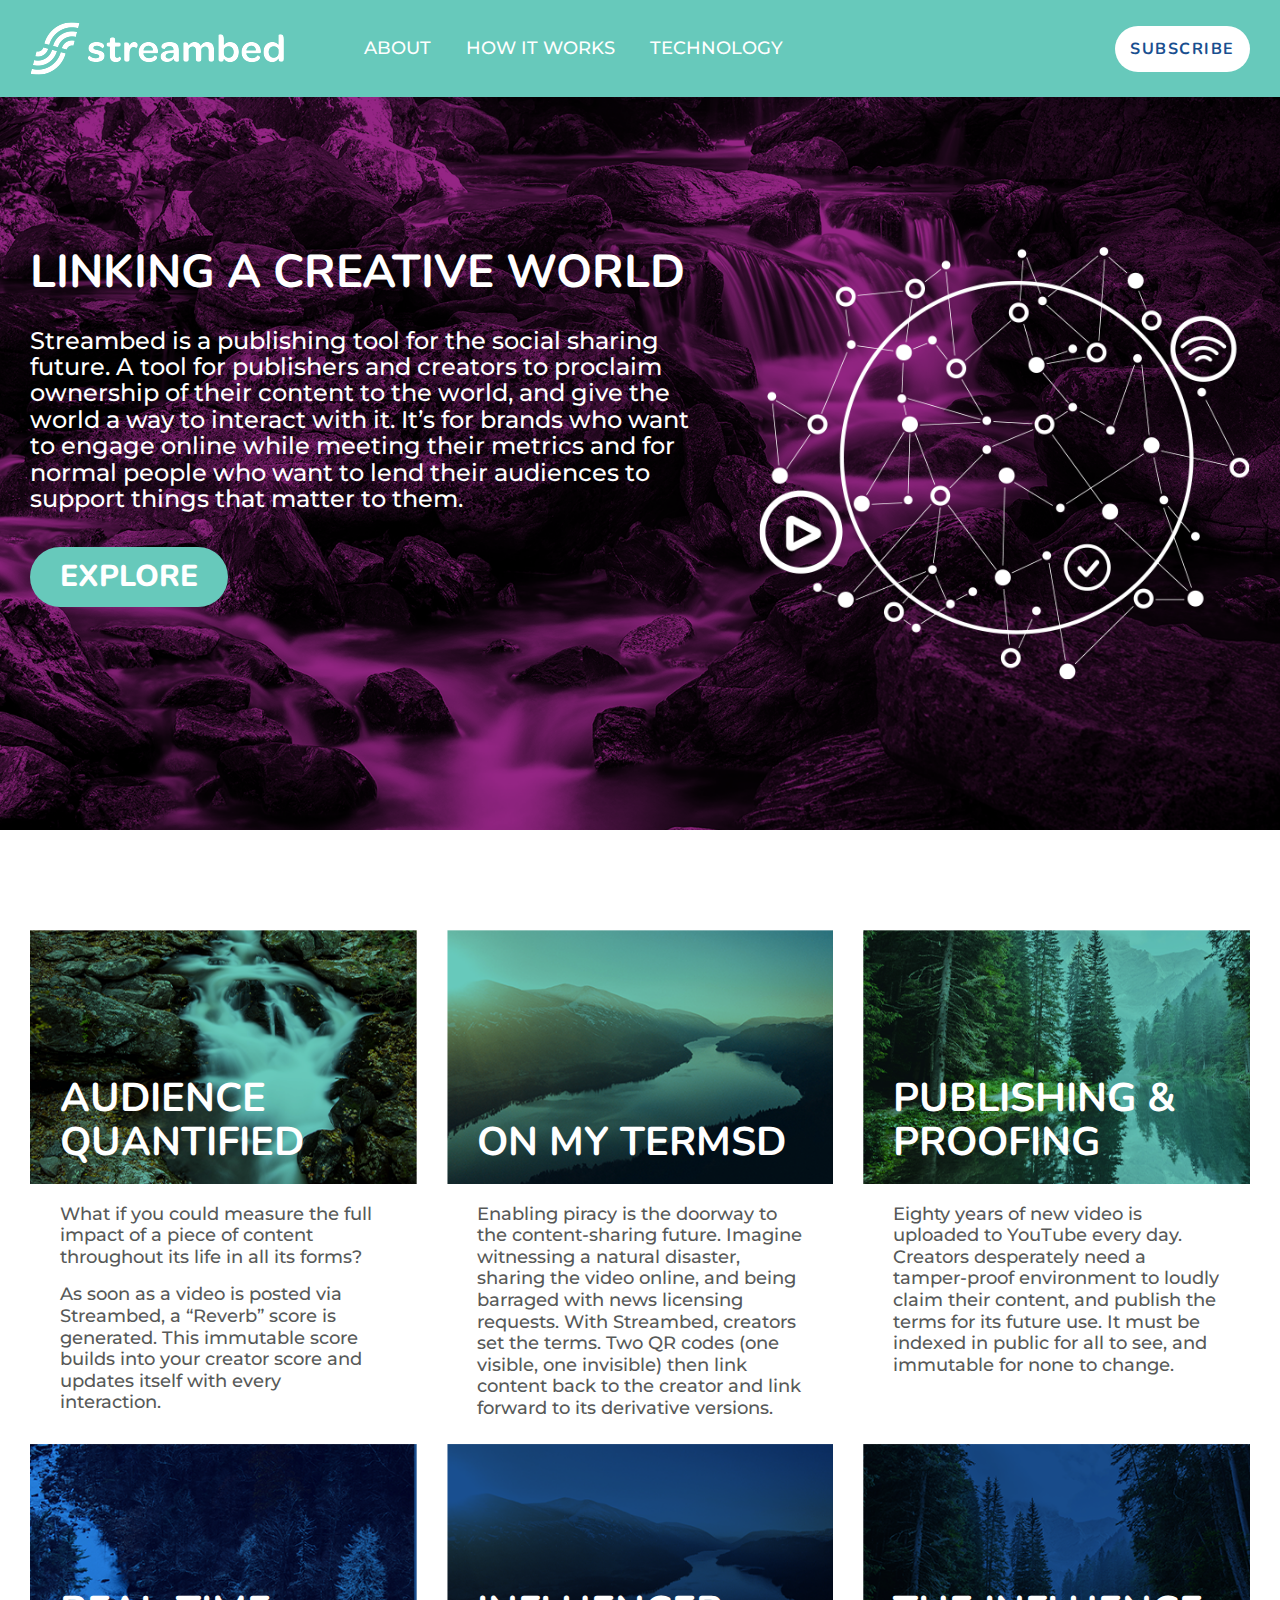
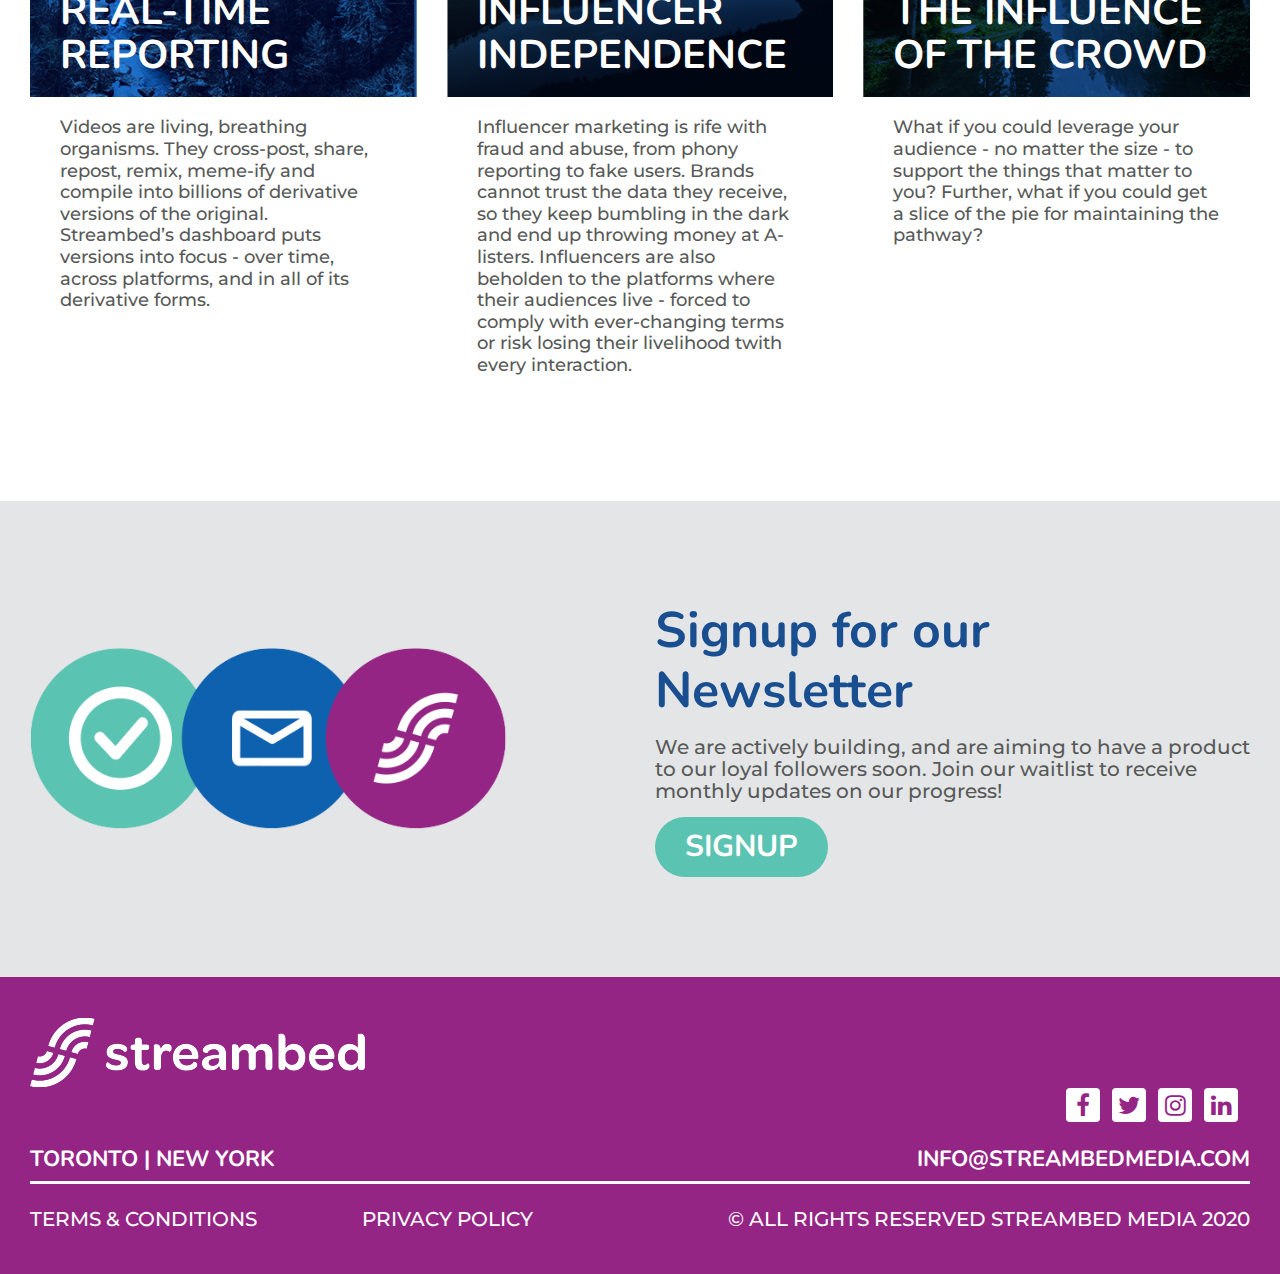
<file: index.html>
<!doctype html>
<html lang="en">
  <head>
    <meta charset="utf-8">
    <meta name="viewport" content="width=device-width, initial-scale=1, shrink-to-fit=no">
    <link href="https://fonts.googleapis.com/css?family=Montserrat:400,500,600,700&display=swap" rel="stylesheet">
    <link href="https://fonts.googleapis.com/css?family=Nunito:400,600,700,800&display=swap" rel="stylesheet">
    <link rel="stylesheet" href="css/font-awesome.min.css" />
    <link rel="stylesheet" href="css/bootstrap.min.css">
    <link rel="stylesheet" href="css/style.css">

    <title>Streambed</title>
  </head>
  <body>
    <div class="wrapper">
        <header>
            <div class="container-fluid">
                <div class="row align-items-center">
                    <div class="col col-8">
                        <div class="nav-wrap">
                            <a class="navbar-brand" href="index.html">
                                <img src="images/logo.png" />
                            </a>
                            <nav class="navbar navbar-expand-lg navbar-light">
                                <button on class="navbar-toggler" type="button" data-toggle="collapse" data-target="#navbarSupportedContent" aria-controls="navbarSupportedContent" aria-expanded="false" aria-label="Toggle navigation">
                                    <div class="animated-btn">
                                        <span></span>
                                        <span></span>
                                        <span></span>
                                    </div>
                                </button>
                                <div class="collapse navbar-collapse" id="navbarSupportedContent">
                                    <ul class="navbar-nav mr-auto">
                                        <li class="nav-item">
                                            <a class="nav-link" href="about.html">About</a>
                                        </li>
                                        <li class="nav-item">
                                            <a class="nav-link" href="how-it-works.html">HOW IT WORKS</a>
                                        </li>
                                        <li class="nav-item">
                                            <a class="nav-link" href="#">TECHNOLOGY</a>
                                        </li>
                                    </ul>
                                    <div class="subscribe">
                                        <a href="subscribe.html" class="subscribe-btn">subscribe</a>
                                    </div>
                                </div>
                            </nav>
                        </div>
                    </div>
                    <div class="col col-4">
                        <div class="subscribe">
                            <a href="subscribe.html" class="subscribe-btn">subscribe</a>
                        </div>
                    </div>
                </div>
            </div>
        </header>
        <!-- Header End -->

        <div class="banner">
            <div class="container">
                <div class="row">
                    <div class="col-md-7">
                        <div class="banner-content">
                            <h2>Linking a Creative World</h2>
                            <p>
                                Streambed is a publishing tool for the social sharing future. 
                                A tool for publishers and creators to proclaim ownership of their 
                                content to the world, and give the world a way to interact with it. 
                                It’s for brands who want to engage online while meeting their metrics and 
                                for normal people who want to lend their audiences to support things that matter to them. 
                            </p>
                            <a href="#" class="explore-btn">Explore</a>
                        </div>
                    </div>
                    <div class="col-md-5">
                        <div class="link-img">
                            <img src="images/link-img.png" />
                        </div>
                    </div>
                </div>
            </div>
        </div>
        <!-- Banner End -->

        <div class="content">
            <section class="blocks-section">
                <div class="container">
                    <div class="row">
                        <div class="col-lg-4 col-md-6 mb-4">
                            <div class="block-col">
                                <div class="img">
                                    <img src="images/block-img1.png" />
                                    <h3>Audience Quantified</h3>
                                </div>
                                <p>
                                    What if you could measure the full impact of a piece of content throughout its life in all its forms?
                                </p>
                                <p>
                                    As soon as a video is posted via Streambed, a “Reverb” score is generated. 
                                    This immutable score builds into your creator score and updates itself with every interaction.
                                </p>
                            </div>
                        </div>
                        <div class="col-lg-4 col-md-6 mb-4">
                            <div class="block-col">
                                <div class="img">
                                    <img src="images/block-img2.png" />
                                    <h3>On My Termsd</h3>
                                </div>
                                <p>
                                    Enabling piracy is the doorway to the content-sharing future. Imagine witnessing 
                                    a natural disaster, sharing the video online, and being barraged with news licensing requests. 
                                    With Streambed, creators set the terms. Two QR codes 
                                    (one visible, one invisible) then link content back to the 
                                    creator and link forward to its derivative versions.
                                </p>
                            </div>
                        </div>
                        <div class="col-lg-4 col-md-6 mb-4">
                            <div class="block-col">
                                <div class="img">
                                    <img src="images/block-img3.png" />
                                    <h3>Publishing & Proofing</h3>
                                </div>
                                <p>
                                    Eighty years of new video is uploaded to YouTube every day. Creators desperately need a 
                                    tamper-proof environment to loudly claim their content, and publish the terms for its future use. 
                                    It must be indexed in public for all to see, and immutable for none to change.
                                </p>
                            </div>
                        </div>
                        <div class="col-lg-4 col-md-6 mb-4">
                            <div class="block-col">
                                <div class="img">
                                    <img src="images/block-img4.png" />
                                    <h3>Real-time Reporting</h3>
                                </div>
                                <p>
                                    Videos are living, breathing organisms. They cross-post, share, repost, remix, meme-ify 
                                    and compile into billions of derivative versions of the original. Streambed’s dashboard puts 
                                    versions into focus - over time, across platforms, and in all of its derivative forms.
                                </p>
                            </div>
                        </div>
                        <div class="col-lg-4 col-md-6 mb-4">
                            <div class="block-col">
                                <div class="img">
                                    <img src="images/block-img5.png" />
                                    <h3>Influencer Independence</h3>
                                </div>
                                <p>
                                    Influencer marketing is rife with fraud and abuse, from phony reporting to fake users. 
                                    Brands cannot trust the data they receive, so they keep bumbling in the dark and end up 
                                    throwing money at A-listers. Influencers are also beholden to the platforms where their audiences 
                                    live - forced to comply with ever-changing terms or risk losing their livelihood twith every interaction.
                                </p>
                            </div>
                        </div>
                        <div class="col-lg-4 col-md-6 mb-4">
                            <div class="block-col">
                                <div class="img">
                                    <img src="images/block-img6.png" />
                                    <h3>The influence of the crowd</h3>
                                </div>
                                <p>
                                    What if you could leverage your audience - no matter the size - to 
                                    support the things that matter to you? Further, 
                                    what if you could get a slice of the pie for maintaining the pathway?
                                </p>
                            </div>
                        </div>
                    </div>
                </div>
            </section>
            <!-- Block Sec End -->

            <section class="signup-section">
                <div class="container">
                    <div class="row align-items-center">
                        <div class="col-md-6">
                            <div class="icons">
                                <img src="images/icons-img.png" />
                            </div>
                        </div>
                        <div class="col-md-6">
                            <div class="signup-content">
                                <h4>Signup for our Newsletter</h4>
                                <p>
                                    We are actively building, and are aiming to have a product to our 
                                    loyal followers soon. Join our waitlist to receive monthly updates on our progress!
                                </p>
                                <a href="subscribe.html" class="signup-btn">SIGNUP</a>
                            </div>
                        </div>
                    </div>
                </div>
            </section>
            <!-- Signup Sec End -->
        </div>

        <footer>
            <div class="container-fluid">
                <div class="logo-ftr">
                    <a href="index.html">
                        <img src="images/logo-footer.png" />
                    </a>
                </div>
                <ul class="ftr-social">
                    <li>
                        <a href="#" class="fa fa-facebook"></a>
                    </li>
                    <li>
                        <a href="#" class="fa fa-twitter"></a>
                    </li>
                    <li>
                        <a href="#" class="fa fa-instagram"></a>
                    </li>
                    <li>
                        <a href="#" class="fa fa-linkedin"></a>
                    </li>
                </ul>
                <div class="ftr-contact">
                    <p>
                        <a href="#">TORONTO</a>
                         | 
                        <a href="#">NEW YORK</a>
                    </p>
                    <p>
                        <a href="#">info@streambedmedia.com</a>
                    </p>
                </div>
                <div class="row ftr-links">
                    <div class="col-md-6">
                        <p>
                            <a href="terms.html">Terms & Conditions</a>
                            <a href="privacy.html">Privacy POLICy</a>
                        </p>
                    </div>
                    <div class="col-md-6 text-right">
                        <p>
                            © ALL RIGHTS RESERVED STREAMBED MEDIA 2020
                        </p>
                    </div>
                </div>
            </div>
        </footer>
    </div>

    <script src="js/jquery-3.3.1.min.js"></script>
    <script src="js/popper.min.js"></script>
    <script src="js/bootstrap.min.js"></script>
    <script src="js/custom.js"></script>
  </body>
</html>
</file>
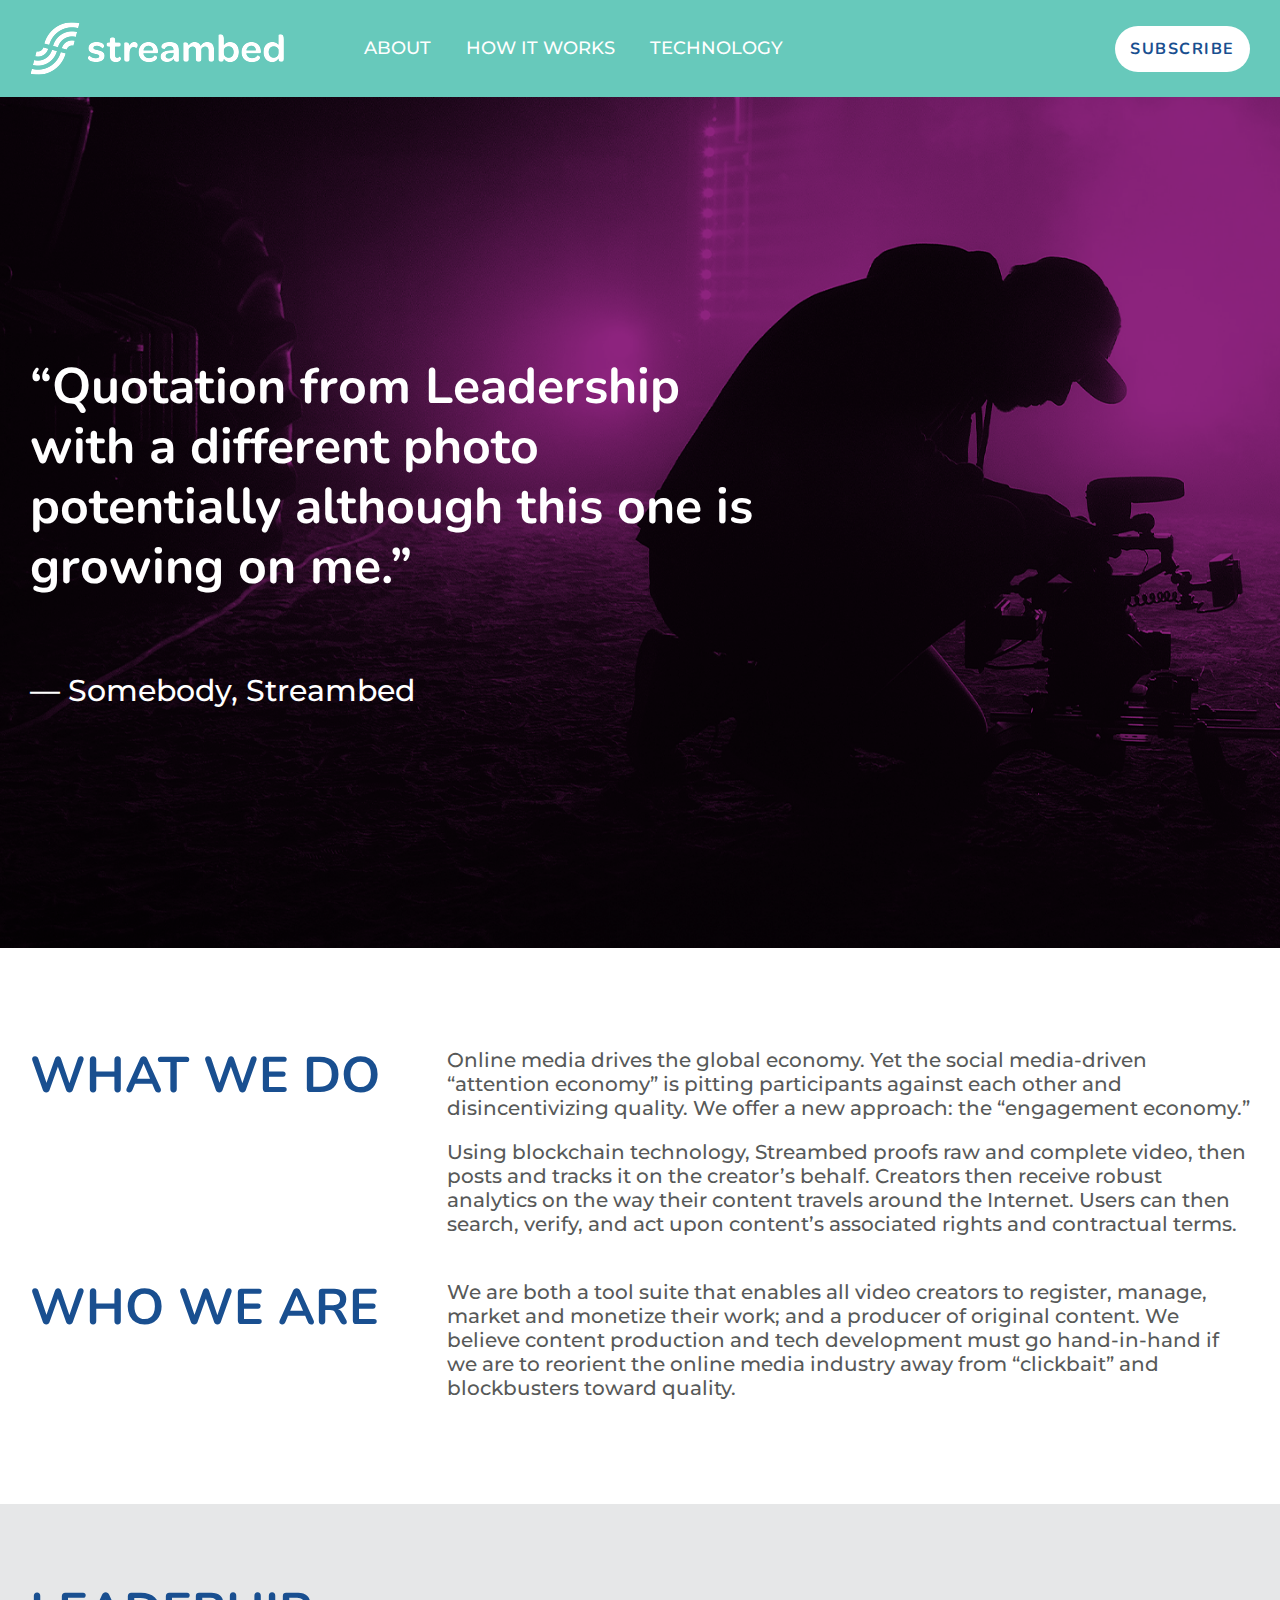
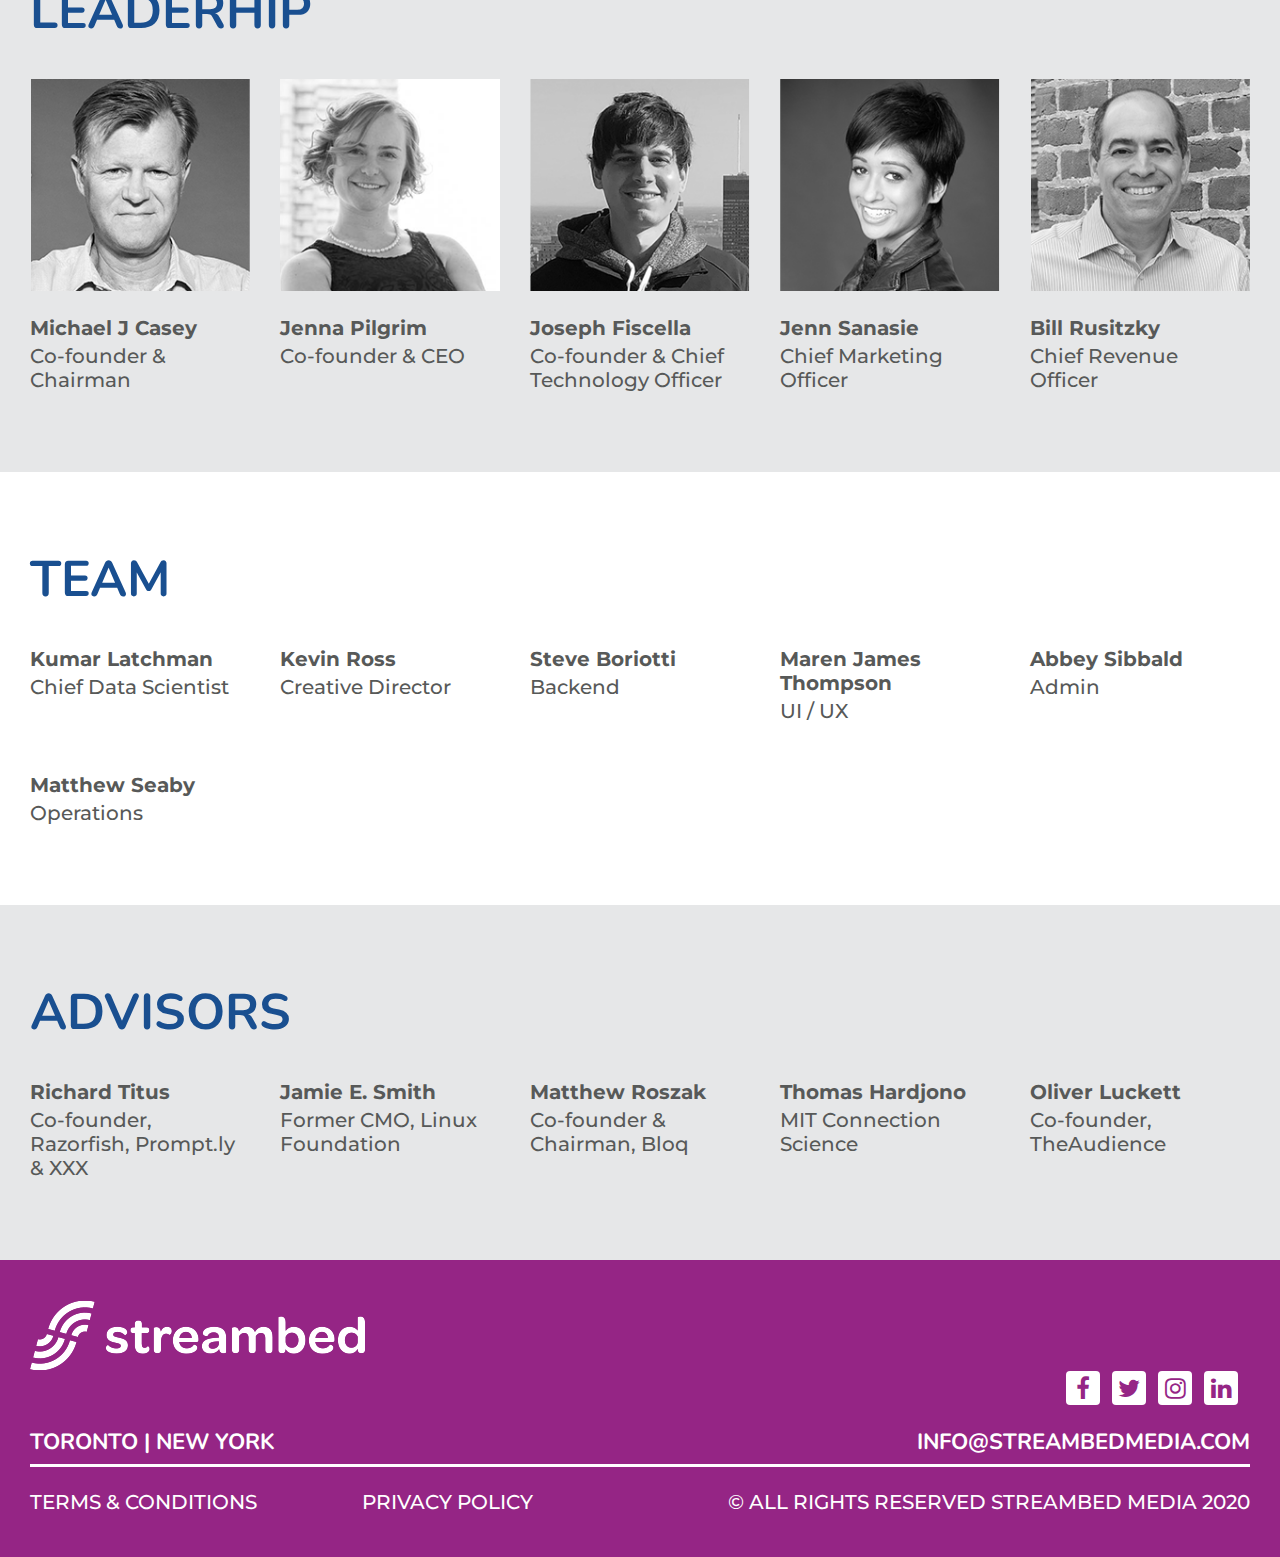
<file: about.html>
<!doctype html>
<html lang="en">
  <head>
    <meta charset="utf-8">
    <meta name="viewport" content="width=device-width, initial-scale=1, shrink-to-fit=no">
    <link href="https://fonts.googleapis.com/css?family=Montserrat:400,500,600,700&display=swap" rel="stylesheet">
    <link href="https://fonts.googleapis.com/css?family=Nunito:400,600,700,800&display=swap" rel="stylesheet">
    <link rel="stylesheet" href="css/font-awesome.min.css" />
    <link rel="stylesheet" href="css/bootstrap.min.css">
    <link rel="stylesheet" href="css/style.css">

    <title>Streambed</title>
  </head>
  <body>
    <div class="wrapper">
        <header>
            <div class="container-fluid">
                <div class="row align-items-center">
                    <div class="col col-8">
                        <div class="nav-wrap">
                            <a class="navbar-brand" href="index.html">
                                <img src="images/logo.png" />
                            </a>
                            <nav class="navbar navbar-expand-lg navbar-light">
                                <button on class="navbar-toggler" type="button" data-toggle="collapse" data-target="#navbarSupportedContent" aria-controls="navbarSupportedContent" aria-expanded="false" aria-label="Toggle navigation">
                                    <div class="animated-btn">
                                        <span></span>
                                        <span></span>
                                        <span></span>
                                    </div>
                                </button>
                                <div class="collapse navbar-collapse" id="navbarSupportedContent">
                                    <ul class="navbar-nav mr-auto">
                                        <li class="nav-item">
                                            <a class="nav-link" href="about.html">About</a>
                                        </li>
                                        <li class="nav-item">
                                            <a class="nav-link" href="how-it-works.html">HOW IT WORKS</a>
                                        </li>
                                        <li class="nav-item">
                                            <a class="nav-link" href="#">TECHNOLOGY</a>
                                        </li>
                                    </ul>
                                    <div class="subscribe">
                                        <a href="subscribe.html" class="subscribe-btn">subscribe</a>
                                    </div>
                                </div>
                            </nav>
                        </div>
                    </div>
                    <div class="col col-4">
                        <div class="subscribe">
                            <a href="subscribe.html" class="subscribe-btn">subscribe</a>
                        </div>
                    </div>
                </div>
            </div>
        </header>
        <!-- Header End -->

        <div class="about-banner">
            <div class="container">
                <div class="row">
                    <div class="col-12">
                        <div class="banner-content">
                            <p>
                                “Quotation from Leadership with a different photo potentially although this one is growing on me.”
                            </p>
                            <span>— Somebody, Streambed</span>
                        </div>
                    </div>
                </div>
            </div>
        </div>
        <!-- Banner End -->

        <div class="content">
            <section class="about-content">
                <div class="container">
                    <div class="row mb-4">
                        <div class="col-md-4">
                            <div class="about-title">
                                <h3>WHAT we do</h3>
                            </div>
                        </div>
                        <div class="col-md-8">
                            <div class="about-info">
                                <p>
                                    Online media drives the global economy. Yet the social media-driven “attention economy” 
                                    is pitting participants against each other and disincentivizing quality. We offer a new approach: the “engagement economy.”
                                </p>
                                <p>
                                    Using blockchain technology, Streambed proofs raw and complete video, then posts and tracks 
                                    it on the creator’s behalf. Creators then receive robust analytics on the way their content 
                                    travels around the Internet. Users can then search, verify, and act upon content’s associated 
                                    rights and contractual terms.
                                </p>
                            </div>
                        </div>
                    </div>
                    <div class="row mb-4">
                        <div class="col-md-4">
                            <div class="about-title">
                                <h3>WHO WE ARE</h3>
                            </div>
                        </div>
                        <div class="col-md-8">
                            <div class="about-info">
                                <p>
                                    We are both a tool suite that enables all video creators to register, manage, market and monetize their work; 
                                    and a producer of original content.  We believe content production and tech development must go hand-in-hand 
                                    if we are to reorient the online media industry away from “clickbait” and blockbusters toward quality.
                                </p>
                            </div>
                        </div>
                    </div>
                </div>
            </section>

            <section class="leadership-sec">
                <div class="container">
                    <h3 class="about-title">Leaderhip</h3>
                    <div class="row">
                        <div class="col">
                            <div class="team-col">
                                <div class="leader-img">
                                    <img src="images/leader-img1.png" />
                                </div>
                                <span class="name">Michael J Casey</span>
                                <span class="designation">Co-founder & Chairman</span>
                            </div>
                        </div>
                        <div class="col">
                            <div class="team-col">
                                <div class="leader-img">
                                    <img src="images/leader-img2.png" />
                                </div>
                                <span class="name">Jenna Pilgrim</span>
                                <span class="designation">Co-founder & CEO</span>
                            </div>
                        </div>
                        <div class="col">
                            <div class="team-col">
                                <div class="leader-img">
                                    <img src="images/leader-img3.png" />
                                </div>
                                <span class="name">Joseph Fiscella</span>
                                <span class="designation">Co-founder & Chief Technology Officer</span>
                            </div>
                        </div>
                        <div class="col">
                            <div class="team-col">
                                <div class="leader-img">
                                    <img src="images/leader-img4.png" />
                                </div>
                                <span class="name">Jenn Sanasie</span>
                                <span class="designation">Chief Marketing Officer</span>
                            </div>
                        </div>
                        <div class="col">
                            <div class="team-col">
                                <div class="leader-img">
                                    <img src="images/leader-img5.png" />
                                </div>
                                <span class="name">Bill Rusitzky</span>
                                <span class="designation">Chief Revenue Officer</span>
                            </div>
                        </div>
                    </div>
                </div>
            </section>

            <section class="team-sec">
                <div class="container">
                    <h3 class="about-title">Team</h3>
                    <div class="row">
                        <div class="col">
                            <div class="team-col">
                                <span class="name">Kumar Latchman</span>
                                <span class="designation">Chief Data Scientist</span>
                            </div>
                        </div>
                        <div class="col">
                            <div class="team-col">
                                <span class="name">Kevin Ross</span>
                                <span class="designation">Creative Director</span>
                            </div>
                        </div>
                        <div class="col">
                            <div class="team-col">
                                <span class="name">Steve Boriotti</span>
                                <span class="designation">Backend</span>
                            </div>
                        </div>
                        <div class="col">
                            <div class="team-col">
                                <span class="name">Maren James Thompson</span>
                                <span class="designation">UI / UX</span>
                            </div>
                        </div>
                        <div class="col">
                            <div class="team-col">
                                <span class="name">Abbey Sibbald</span>
                                <span class="designation">Admin</span>
                            </div>
                        </div>
                        <div class="col">
                            <div class="team-col">
                                <span class="name">Matthew Seaby</span>
                                <span class="designation">Operations</span>
                            </div>
                        </div>
                    </div>
                </div>
            </section>

            <section class="advisors-sec">
                <div class="container">
                    <h3 class="about-title">Advisors</h3>
                    <div class="row">
                        <div class="col">
                            <div class="team-col">
                                <span class="name">Richard Titus</span>
                                <span class="designation">Co-founder,  Razorfish, Prompt.ly & XXX</span>
                            </div>
                        </div>
                        <div class="col">
                            <div class="team-col">
                                <span class="name">Jamie E. Smith</span>
                                <span class="designation">Former CMO, Linux Foundation</span>
                            </div>
                        </div>
                        <div class="col">
                            <div class="team-col">
                                <span class="name">Matthew Roszak</span>
                                <span class="designation">Co-founder & Chairman, Bloq</span>
                            </div>
                        </div>
                        <div class="col">
                            <div class="team-col">
                                <span class="name">Thomas Hardjono</span>
                                <span class="designation">MIT Connection Science</span>
                            </div>
                        </div>
                        <div class="col">
                            <div class="team-col">
                                <span class="name">Oliver Luckett</span>
                                <span class="designation">Co-founder, TheAudience</span>
                            </div>
                        </div>
                    </div>
                </div>
            </section>
        </div>

        <footer>
            <div class="container-fluid">
                <div class="logo-ftr">
                    <a href="index.html">
                        <img src="images/logo-footer.png" />
                    </a>
                </div>
                <ul class="ftr-social">
                    <li>
                        <a href="#" class="fa fa-facebook"></a>
                    </li>
                    <li>
                        <a href="#" class="fa fa-twitter"></a>
                    </li>
                    <li>
                        <a href="#" class="fa fa-instagram"></a>
                    </li>
                    <li>
                        <a href="#" class="fa fa-linkedin"></a>
                    </li>
                </ul>
                <div class="ftr-contact">
                    <p>
                        <a href="#">TORONTO</a>
                         | 
                        <a href="#">NEW YORK</a>
                    </p>
                    <p>
                        <a href="#">info@streambedmedia.com</a>
                    </p>
                </div>
                <div class="row ftr-links">
                    <div class="col-md-6">
                        <p>
                            <a href="terms.html">Terms & Conditions</a>
                            <a href="privacy.html">Privacy POLICy</a>
                        </p>
                    </div>
                    <div class="col-md-6 text-right">
                        <p>
                            © ALL RIGHTS RESERVED STREAMBED MEDIA 2020
                        </p>
                    </div>
                </div>
            </div>
        </footer>
    </div>

    <script src="js/jquery-3.3.1.min.js"></script>
    <script src="js/popper.min.js"></script>
    <script src="js/bootstrap.min.js"></script>
    <script src="js/custom.js"></script>
  </body>
</html>
</file>
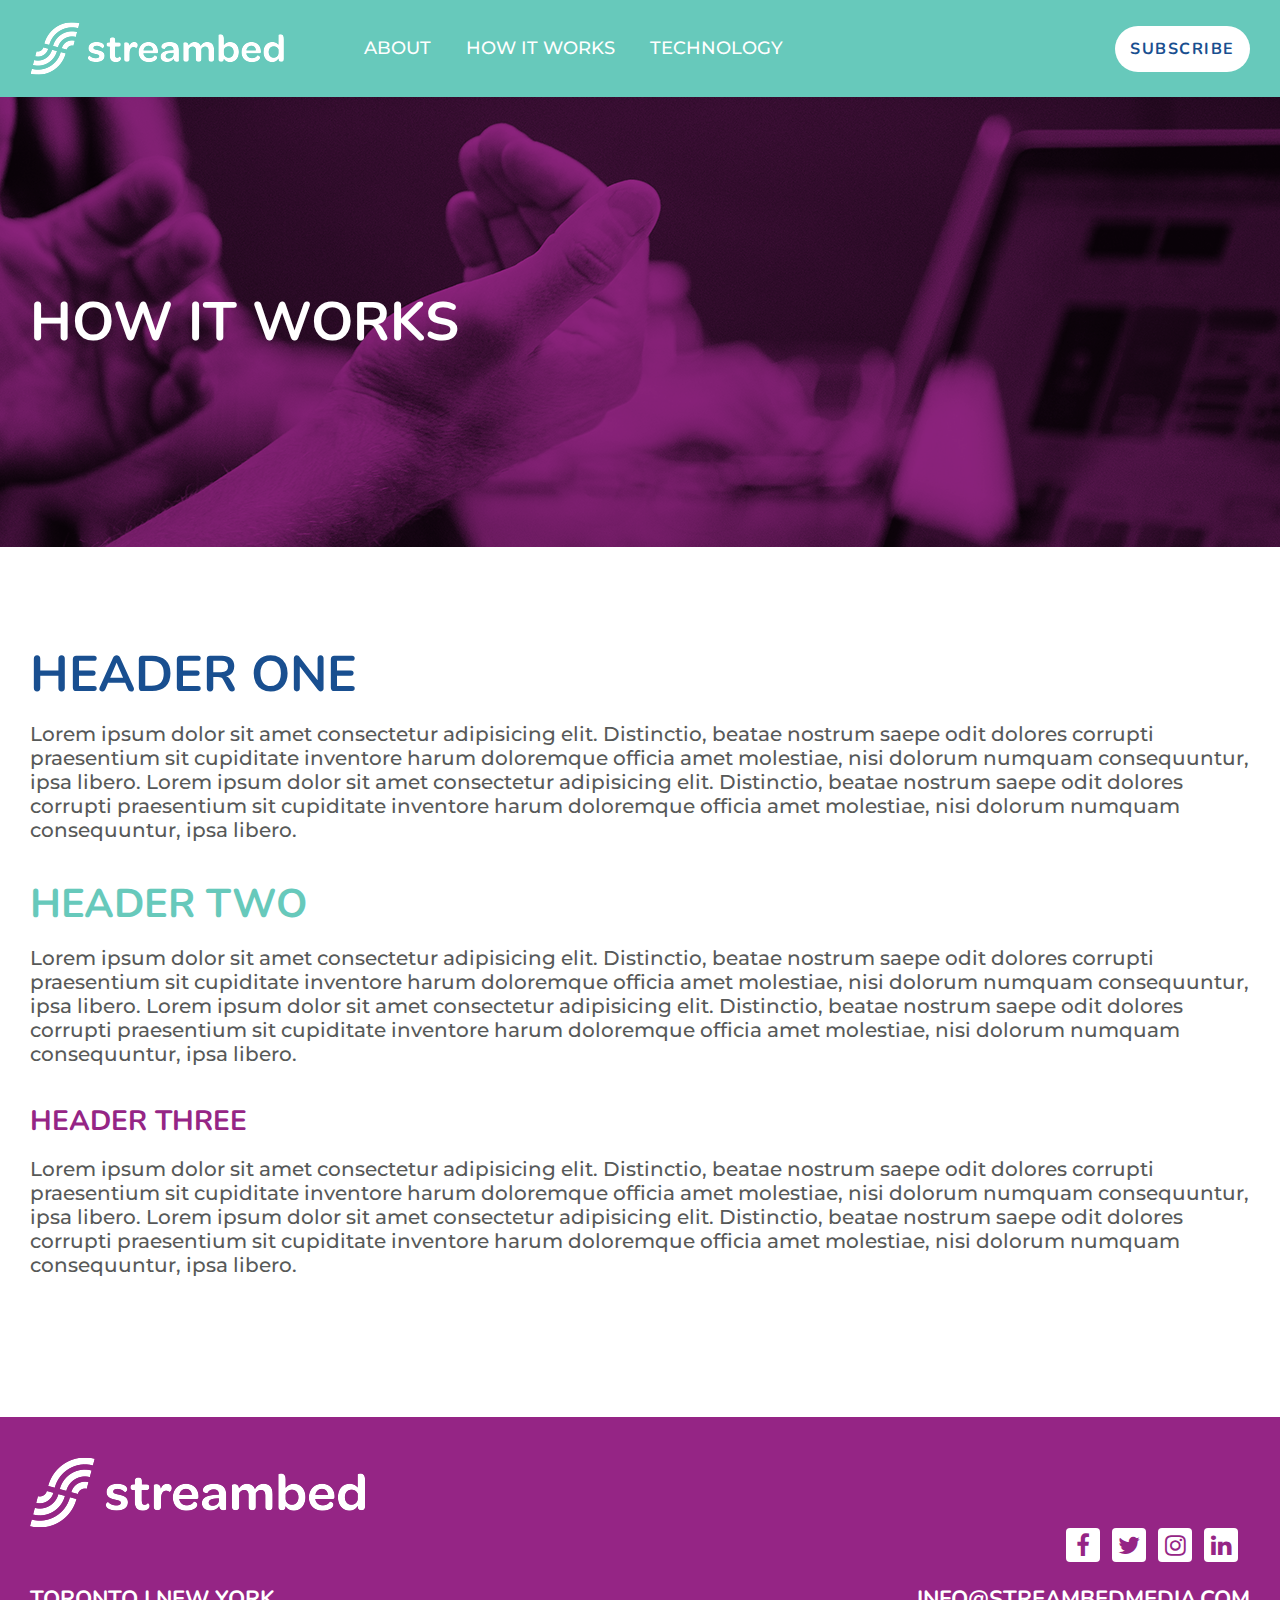
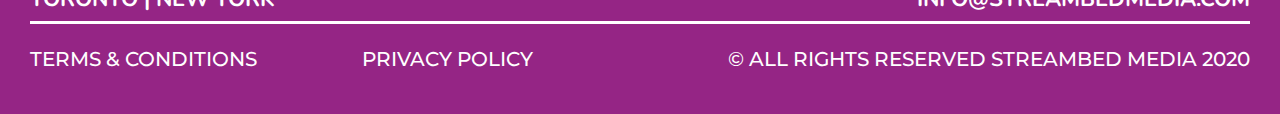
<file: how-it-works.html>
<!doctype html>
<html lang="en">
  <head>
    <meta charset="utf-8">
    <meta name="viewport" content="width=device-width, initial-scale=1, shrink-to-fit=no">
    <link href="https://fonts.googleapis.com/css?family=Montserrat:400,500,600,700&display=swap" rel="stylesheet">
    <link href="https://fonts.googleapis.com/css?family=Nunito:400,600,700,800&display=swap" rel="stylesheet">
    <link rel="stylesheet" href="css/font-awesome.min.css" />
    <link rel="stylesheet" href="css/bootstrap.min.css">
    <link rel="stylesheet" href="css/style.css">

    <title>Streambed</title>
  </head>
  <body>
    <div class="wrapper">
        <header>
            <div class="container-fluid">
                <div class="row align-items-center">
                    <div class="col col-8">
                        <div class="nav-wrap">
                            <a class="navbar-brand" href="index.html">
                                <img src="images/logo.png" />
                            </a>
                            <nav class="navbar navbar-expand-lg navbar-light">
                                <button on class="navbar-toggler" type="button" data-toggle="collapse" data-target="#navbarSupportedContent" aria-controls="navbarSupportedContent" aria-expanded="false" aria-label="Toggle navigation">
                                    <div class="animated-btn">
                                        <span></span>
                                        <span></span>
                                        <span></span>
                                    </div>
                                </button>
                                <div class="collapse navbar-collapse" id="navbarSupportedContent">
                                    <ul class="navbar-nav mr-auto">
                                        <li class="nav-item">
                                            <a class="nav-link" href="about.html">About</a>
                                        </li>
                                        <li class="nav-item">
                                            <a class="nav-link" href="how-it-works.html">HOW IT WORKS</a>
                                        </li>
                                        <li class="nav-item">
                                            <a class="nav-link" href="#">TECHNOLOGY</a>
                                        </li>
                                    </ul>
                                    <div class="subscribe">
                                        <a href="subscribe.html" class="subscribe-btn">subscribe</a>
                                    </div>
                                </div>
                            </nav>
                        </div>
                    </div>
                    <div class="col col-4">
                        <div class="subscribe">
                            <a href="subscribe.html" class="subscribe-btn">subscribe</a>
                        </div>
                    </div>
                </div>
            </div>
        </header>
        <!-- Header End -->
        
        <div class="inner-banner" style="background: url(images/how-it-works-bg.png) center center no-repeat;">
            <div class="container">
                <h2>How it works</h2>
            </div>
        </div>
        <!-- Banner End -->

        <div class="content">
            <section class="privacy-content">
                <div class="container">
                    <div class="content-inner">
                        <h1>Header One</h1>
                        <p>
                            Lorem ipsum dolor sit amet consectetur adipisicing elit. Distinctio, beatae nostrum saepe odit dolores 
                            corrupti praesentium sit cupiditate inventore harum doloremque officia amet molestiae, 
                            nisi dolorum numquam consequuntur, ipsa libero.
                            Lorem ipsum dolor sit amet consectetur adipisicing elit. Distinctio, beatae nostrum saepe odit dolores 
                            corrupti praesentium sit cupiditate inventore harum doloremque officia amet molestiae, 
                            nisi dolorum numquam consequuntur, ipsa libero.
                        </p>
                    </div>
                    <div class="content-inner">
                        <h2>Header Two</h2>
                        <p>
                            Lorem ipsum dolor sit amet consectetur adipisicing elit. Distinctio, beatae nostrum saepe odit dolores 
                            corrupti praesentium sit cupiditate inventore harum doloremque officia amet molestiae, 
                            nisi dolorum numquam consequuntur, ipsa libero.
                            Lorem ipsum dolor sit amet consectetur adipisicing elit. Distinctio, beatae nostrum saepe odit dolores 
                            corrupti praesentium sit cupiditate inventore harum doloremque officia amet molestiae, 
                            nisi dolorum numquam consequuntur, ipsa libero.
                        </p>
                    </div>
                    <div class="content-inner">
                        <h3>Header Three</h3>
                        <p>
                            Lorem ipsum dolor sit amet consectetur adipisicing elit. Distinctio, beatae nostrum saepe odit dolores 
                            corrupti praesentium sit cupiditate inventore harum doloremque officia amet molestiae, 
                            nisi dolorum numquam consequuntur, ipsa libero.
                            Lorem ipsum dolor sit amet consectetur adipisicing elit. Distinctio, beatae nostrum saepe odit dolores 
                            corrupti praesentium sit cupiditate inventore harum doloremque officia amet molestiae, 
                            nisi dolorum numquam consequuntur, ipsa libero.
                        </p>
                    </div>
                </div>
            </section>
        </div>

        <footer>
            <div class="container-fluid">
                <div class="logo-ftr">
                    <a href="index.html">
                        <img src="images/logo-footer.png" />
                    </a>
                </div>
                <ul class="ftr-social">
                    <li>
                        <a href="#" class="fa fa-facebook"></a>
                    </li>
                    <li>
                        <a href="#" class="fa fa-twitter"></a>
                    </li>
                    <li>
                        <a href="#" class="fa fa-instagram"></a>
                    </li>
                    <li>
                        <a href="#" class="fa fa-linkedin"></a>
                    </li>
                </ul>
                <div class="ftr-contact">
                    <p>
                        <a href="#">TORONTO</a>
                         | 
                        <a href="#">NEW YORK</a>
                    </p>
                    <p>
                        <a href="#">info@streambedmedia.com</a>
                    </p>
                </div>
                <div class="row ftr-links">
                    <div class="col-md-6">
                        <p>
                            <a href="terms.html">Terms & Conditions</a>
                            <a href="privacy.html">Privacy POLICy</a>
                        </p>
                    </div>
                    <div class="col-md-6 text-right">
                        <p>
                            © ALL RIGHTS RESERVED STREAMBED MEDIA 2020
                        </p>
                    </div>
                </div>
            </div>
        </footer>
    </div>

    <script src="js/jquery-3.3.1.min.js"></script>
    <script src="js/popper.min.js"></script>
    <script src="js/bootstrap.min.js"></script>
    <script src="js/custom.js"></script>
  </body>
</html>
</file>
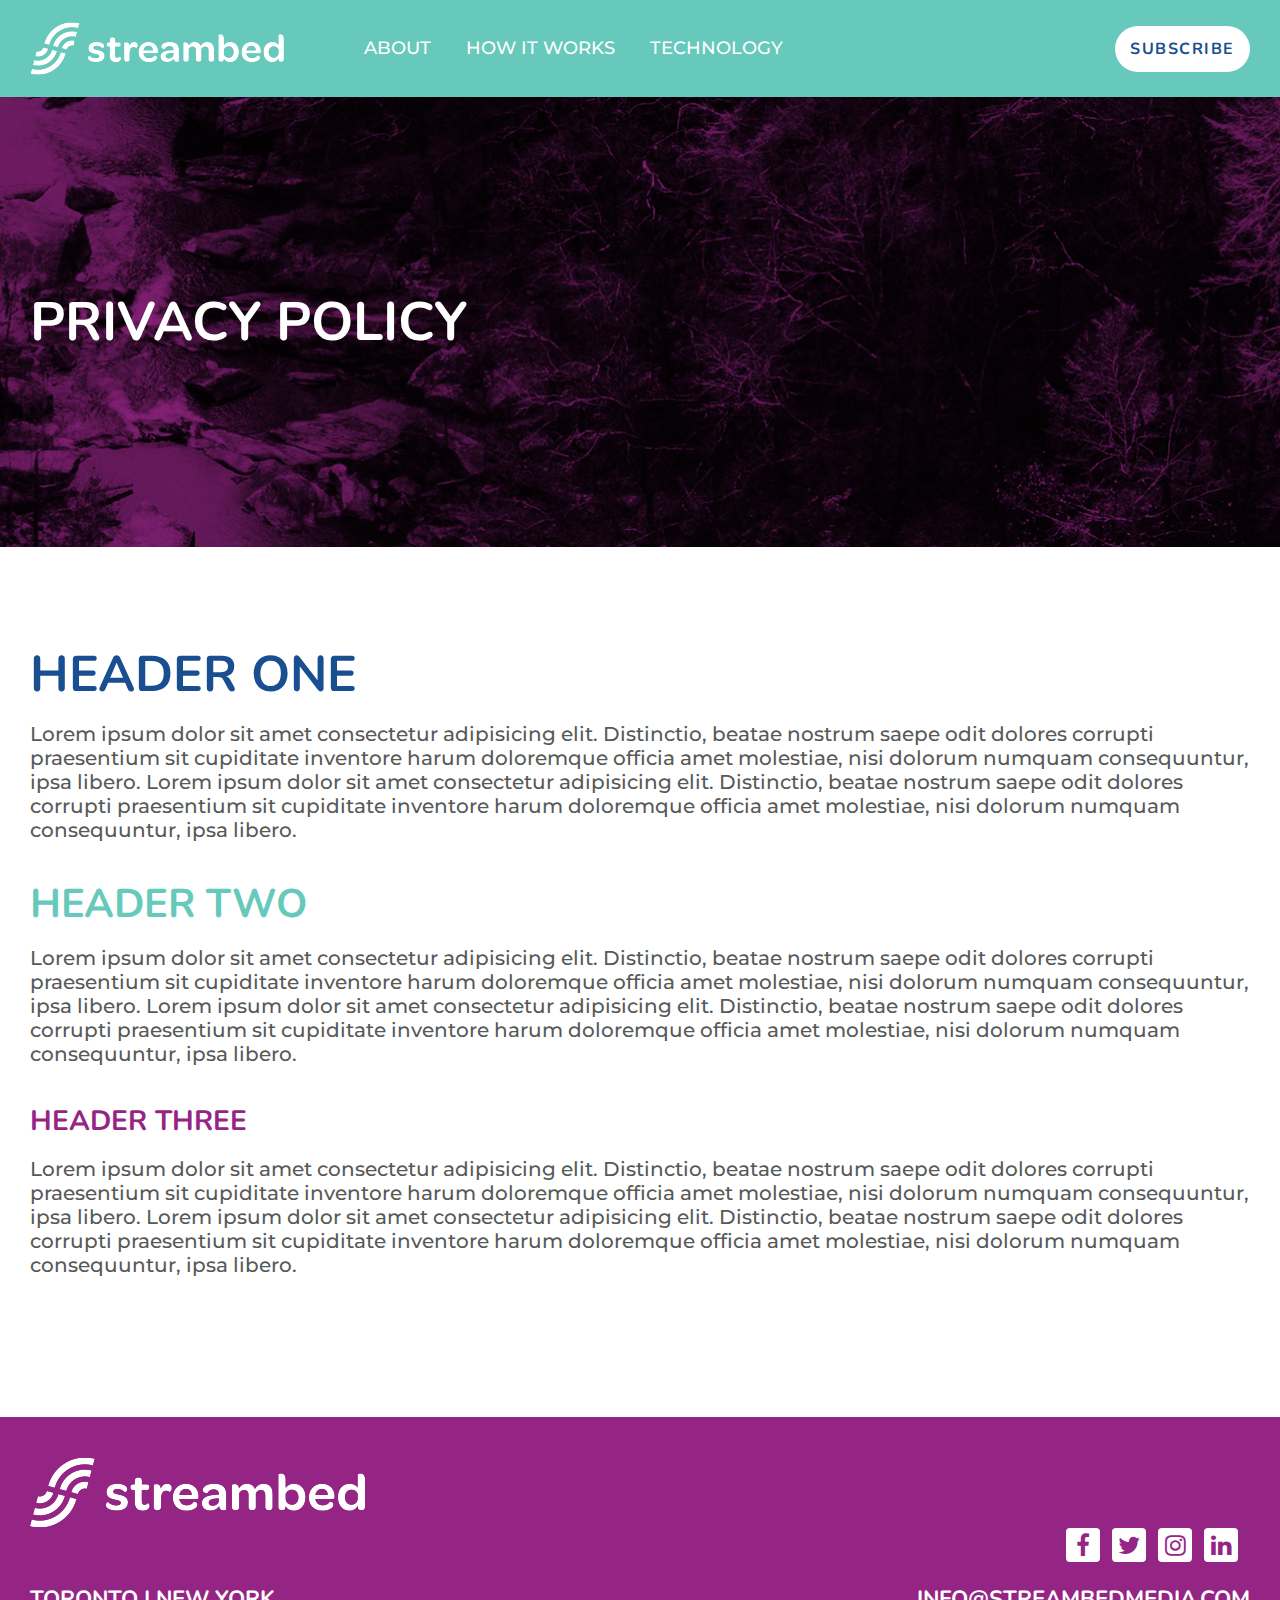
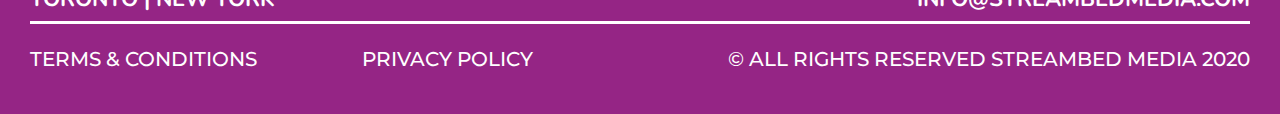
<file: privacy.html>
<!doctype html>
<html lang="en">
  <head>
    <meta charset="utf-8">
    <meta name="viewport" content="width=device-width, initial-scale=1, shrink-to-fit=no">
    <link href="https://fonts.googleapis.com/css?family=Montserrat:400,500,600,700&display=swap" rel="stylesheet">
    <link href="https://fonts.googleapis.com/css?family=Nunito:400,600,700,800&display=swap" rel="stylesheet">
    <link rel="stylesheet" href="css/font-awesome.min.css" />
    <link rel="stylesheet" href="css/bootstrap.min.css">
    <link rel="stylesheet" href="css/style.css">

    <title>Streambed</title>
  </head>
  <body>
    <div class="wrapper">
        <header>
            <div class="container-fluid">
                <div class="row align-items-center">
                    <div class="col col-8">
                        <div class="nav-wrap">
                            <a class="navbar-brand" href="index.html">
                                <img src="images/logo.png" />
                            </a>
                            <nav class="navbar navbar-expand-lg navbar-light">
                                <button on class="navbar-toggler" type="button" data-toggle="collapse" data-target="#navbarSupportedContent" aria-controls="navbarSupportedContent" aria-expanded="false" aria-label="Toggle navigation">
                                    <div class="animated-btn">
                                        <span></span>
                                        <span></span>
                                        <span></span>
                                    </div>
                                </button>
                                <div class="collapse navbar-collapse" id="navbarSupportedContent">
                                    <ul class="navbar-nav mr-auto">
                                        <li class="nav-item">
                                            <a class="nav-link" href="about.html">About</a>
                                        </li>
                                        <li class="nav-item">
                                            <a class="nav-link" href="how-it-works.html">HOW IT WORKS</a>
                                        </li>
                                        <li class="nav-item">
                                            <a class="nav-link" href="#">TECHNOLOGY</a>
                                        </li>
                                    </ul>
                                    <div class="subscribe">
                                        <a href="subscribe.html" class="subscribe-btn">subscribe</a>
                                    </div>
                                </div>
                            </nav>
                        </div>
                    </div>
                    <div class="col col-4">
                        <div class="subscribe">
                            <a href="subscribe.html" class="subscribe-btn">subscribe</a>
                        </div>
                    </div>
                </div>
            </div>
        </header>
        <!-- Header End -->

        <div class="inner-banner">
            <div class="container">
                <h2>Privacy Policy</h2>
            </div>
        </div>
        <!-- Banner End -->

        <div class="content">
            <section class="privacy-content">
                <div class="container">
                    <div class="content-inner">
                        <h1>Header One</h1>
                        <p>
                            Lorem ipsum dolor sit amet consectetur adipisicing elit. Distinctio, beatae nostrum saepe odit dolores 
                            corrupti praesentium sit cupiditate inventore harum doloremque officia amet molestiae, 
                            nisi dolorum numquam consequuntur, ipsa libero.
                            Lorem ipsum dolor sit amet consectetur adipisicing elit. Distinctio, beatae nostrum saepe odit dolores 
                            corrupti praesentium sit cupiditate inventore harum doloremque officia amet molestiae, 
                            nisi dolorum numquam consequuntur, ipsa libero.
                        </p>
                    </div>
                    <div class="content-inner">
                        <h2>Header Two</h2>
                        <p>
                            Lorem ipsum dolor sit amet consectetur adipisicing elit. Distinctio, beatae nostrum saepe odit dolores 
                            corrupti praesentium sit cupiditate inventore harum doloremque officia amet molestiae, 
                            nisi dolorum numquam consequuntur, ipsa libero.
                            Lorem ipsum dolor sit amet consectetur adipisicing elit. Distinctio, beatae nostrum saepe odit dolores 
                            corrupti praesentium sit cupiditate inventore harum doloremque officia amet molestiae, 
                            nisi dolorum numquam consequuntur, ipsa libero.
                        </p>
                    </div>
                    <div class="content-inner">
                        <h3>Header Three</h3>
                        <p>
                            Lorem ipsum dolor sit amet consectetur adipisicing elit. Distinctio, beatae nostrum saepe odit dolores 
                            corrupti praesentium sit cupiditate inventore harum doloremque officia amet molestiae, 
                            nisi dolorum numquam consequuntur, ipsa libero.
                            Lorem ipsum dolor sit amet consectetur adipisicing elit. Distinctio, beatae nostrum saepe odit dolores 
                            corrupti praesentium sit cupiditate inventore harum doloremque officia amet molestiae, 
                            nisi dolorum numquam consequuntur, ipsa libero.
                        </p>
                    </div>
                </div>
            </section>
        </div>

        <footer>
            <div class="container-fluid">
                <div class="logo-ftr">
                    <a href="index.html">
                        <img src="images/logo-footer.png" />
                    </a>
                </div>
                <ul class="ftr-social">
                    <li>
                        <a href="#" class="fa fa-facebook"></a>
                    </li>
                    <li>
                        <a href="#" class="fa fa-twitter"></a>
                    </li>
                    <li>
                        <a href="#" class="fa fa-instagram"></a>
                    </li>
                    <li>
                        <a href="#" class="fa fa-linkedin"></a>
                    </li>
                </ul>
                <div class="ftr-contact">
                    <p>
                        <a href="#">TORONTO</a>
                         | 
                        <a href="#">NEW YORK</a>
                    </p>
                    <p>
                        <a href="#">info@streambedmedia.com</a>
                    </p>
                </div>
                <div class="row ftr-links">
                    <div class="col-md-6">
                        <p>
                            <a href="terms.html">Terms & Conditions</a>
                            <a href="privacy.html">Privacy POLICy</a>
                        </p>
                    </div>
                    <div class="col-md-6 text-right">
                        <p>
                            © ALL RIGHTS RESERVED STREAMBED MEDIA 2020
                        </p>
                    </div>
                </div>
            </div>
        </footer>
    </div>

    <script src="js/jquery-3.3.1.min.js"></script>
    <script src="js/popper.min.js"></script>
    <script src="js/bootstrap.min.js"></script>
    <script src="js/custom.js"></script>
  </body>
</html>
</file>
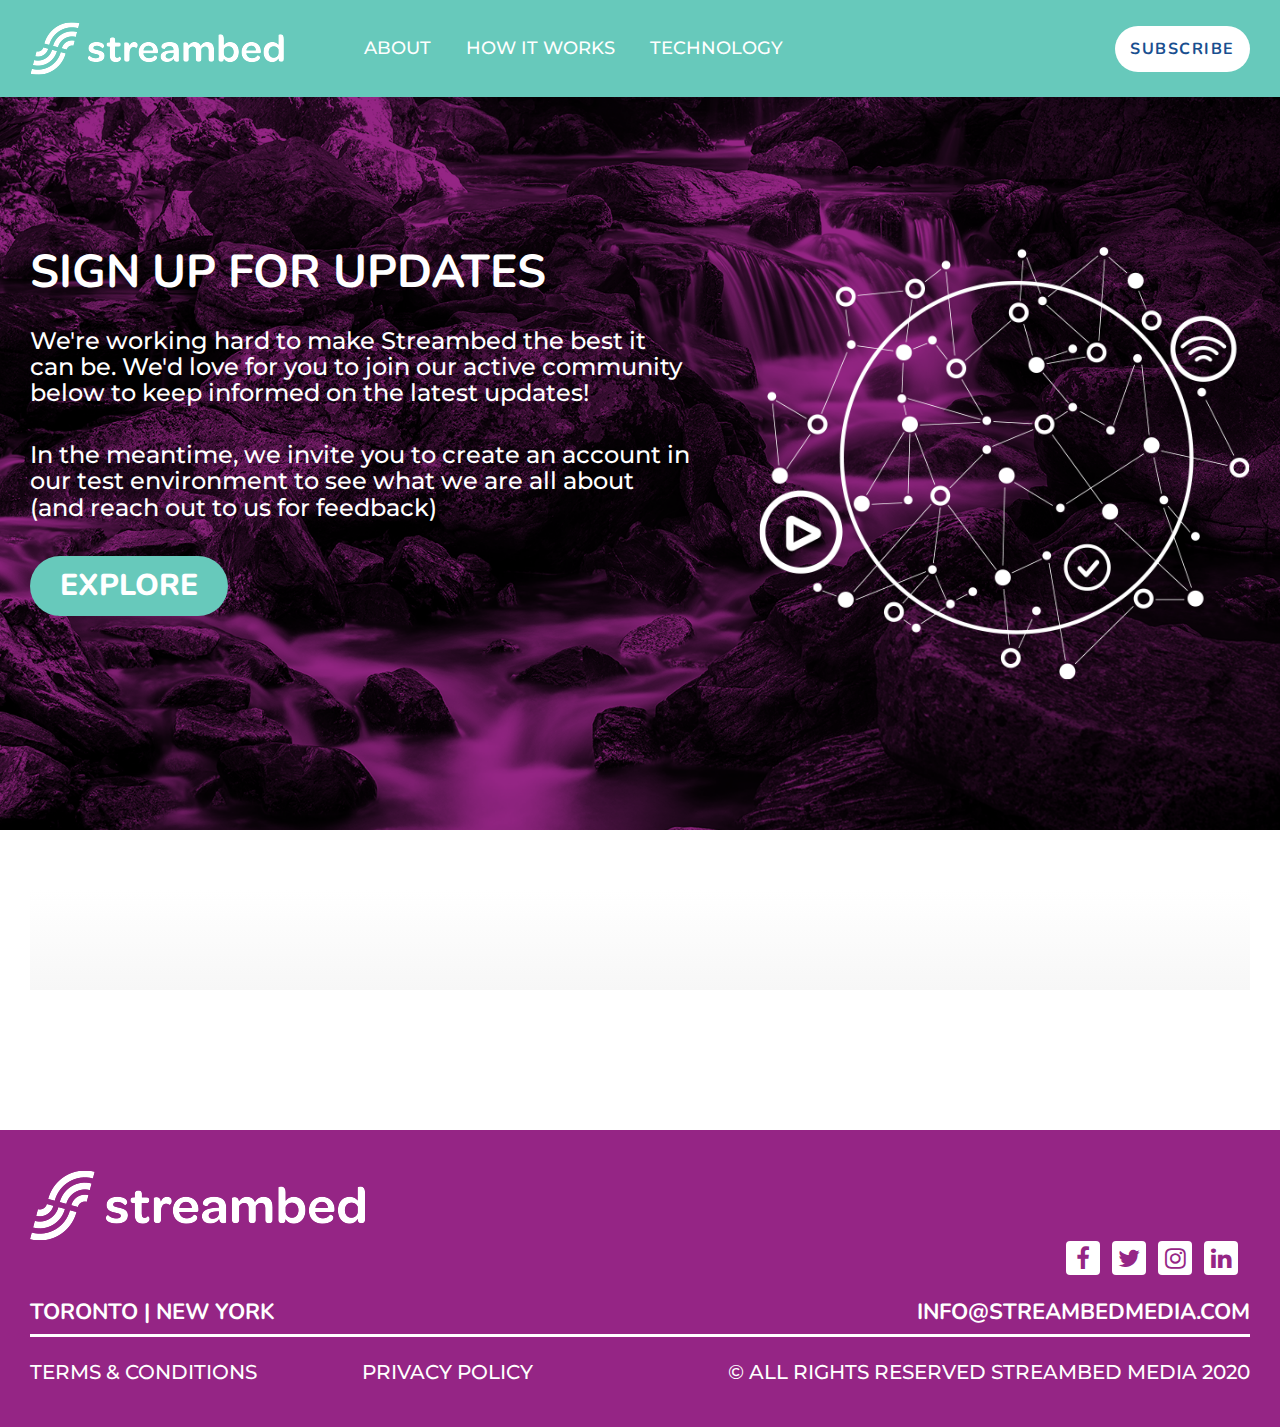
<file: subscribe.html>
<!DOCTYPE html>
<html lang="en">
  <head>
    <meta charset="utf-8" />
    <meta
      name="viewport"
      content="width=device-width, initial-scale=1, shrink-to-fit=no"
    />
    <link
      href="https://fonts.googleapis.com/css?family=Montserrat:400,500,600,700&display=swap"
      rel="stylesheet"
    />
    <link
      href="https://fonts.googleapis.com/css?family=Nunito:400,600,700,800&display=swap"
      rel="stylesheet"
    />
    <link rel="stylesheet" href="css/font-awesome.min.css" />
    <link rel="stylesheet" href="css/bootstrap.min.css" />
    <link rel="stylesheet" href="css/style.css" />

    <title>Streambed</title>
  </head>
  <body>
    <div class="wrapper">
      <header>
        <div class="container-fluid">
          <div class="row align-items-center">
            <div class="col col-8">
              <div class="nav-wrap">
                <a class="navbar-brand" href="index.html">
                  <img src="images/logo.png" />
                </a>
                <nav class="navbar navbar-expand-lg navbar-light">
                  <button
                    on
                    class="navbar-toggler"
                    type="button"
                    data-toggle="collapse"
                    data-target="#navbarSupportedContent"
                    aria-controls="navbarSupportedContent"
                    aria-expanded="false"
                    aria-label="Toggle navigation"
                  >
                    <div class="animated-btn">
                      <span></span>
                      <span></span>
                      <span></span>
                    </div>
                  </button>
                  <div
                    class="collapse navbar-collapse"
                    id="navbarSupportedContent"
                  >
                    <ul class="navbar-nav mr-auto">
                      <li class="nav-item">
                        <a class="nav-link" href="about.html">About</a>
                      </li>
                      <li class="nav-item">
                        <a class="nav-link" href="how-it-works.html"
                          >HOW IT WORKS</a
                        >
                      </li>
                      <li class="nav-item">
                        <a class="nav-link" href="#">TECHNOLOGY</a>
                      </li>
                    </ul>
                    <div class="subscribe">
                      <a href="subscribe.html" class="subscribe-btn"
                        >subscribe</a
                      >
                    </div>
                  </div>
                </nav>
              </div>
            </div>
            <div class="col col-4">
              <div class="subscribe">
                <a href="subscribe.html" class="subscribe-btn">subscribe</a>
              </div>
            </div>
          </div>
        </div>
      </header>
      <!-- Header End -->

      <div class="banner">
        <div class="container">
          <div class="row">
            <div class="col-md-7">
              <div class="banner-content">
                <h2>Sign up for updates</h2>
                <p>
                  We're working hard to make Streambed the best it can be. We'd
                  love for you to join our active community below to keep
                  informed on the latest updates!
                </p>
                <p>
                  In the meantime, we invite you to create an account in our
                  test environment to see what we are all about (and reach out
                  to us for feedback)
                </p>
                <a href="#" class="explore-btn">Explore</a>
              </div>
            </div>
            <div class="col-md-5">
              <div class="link-img">
                <img src="images/link-img.png" />
              </div>
            </div>
          </div>
        </div>
      </div>
      <!-- Banner End -->

      <div class="content">
        <section class="subscribe-section">
          <div class="container">
            <div class="subscribe-form">
                
              <script
                charset="utf-8"
                type="text/javascript"
                src="//js.hsforms.net/forms/shell.js"
              ></script>
              <script>
                hbspt.forms.create({
                  portalId: "4896399",
                  formId: "103903ac-13a5-48a4-a56d-9be27d35f6ca",
                });
              </script>

            </div>
          </div>
        </section>
      </div>

      <footer>
        <div class="container-fluid">
          <div class="logo-ftr">
            <a href="index.html">
              <img src="images/logo-footer.png" />
            </a>
          </div>
          <ul class="ftr-social">
            <li>
              <a href="#" class="fa fa-facebook"></a>
            </li>
            <li>
              <a href="#" class="fa fa-twitter"></a>
            </li>
            <li>
              <a href="#" class="fa fa-instagram"></a>
            </li>
            <li>
              <a href="#" class="fa fa-linkedin"></a>
            </li>
          </ul>
          <div class="ftr-contact">
            <p>
              <a href="#">TORONTO</a>
              |
              <a href="#">NEW YORK</a>
            </p>
            <p>
              <a href="#">info@streambedmedia.com</a>
            </p>
          </div>
          <div class="row ftr-links">
            <div class="col-md-6">
              <p>
                <a href="terms.html">Terms & Conditions</a>
                <a href="privacy.html">Privacy POLICy</a>
              </p>
            </div>
            <div class="col-md-6 text-right">
              <p>
                © ALL RIGHTS RESERVED STREAMBED MEDIA 2020
              </p>
            </div>
          </div>
        </div>
      </footer>
    </div>

    <script src="js/jquery-3.3.1.min.js"></script>
    <script src="js/popper.min.js"></script>
    <script src="js/bootstrap.min.js"></script>
    <script src="js/custom.js"></script>
  </body>
</html>
</file>
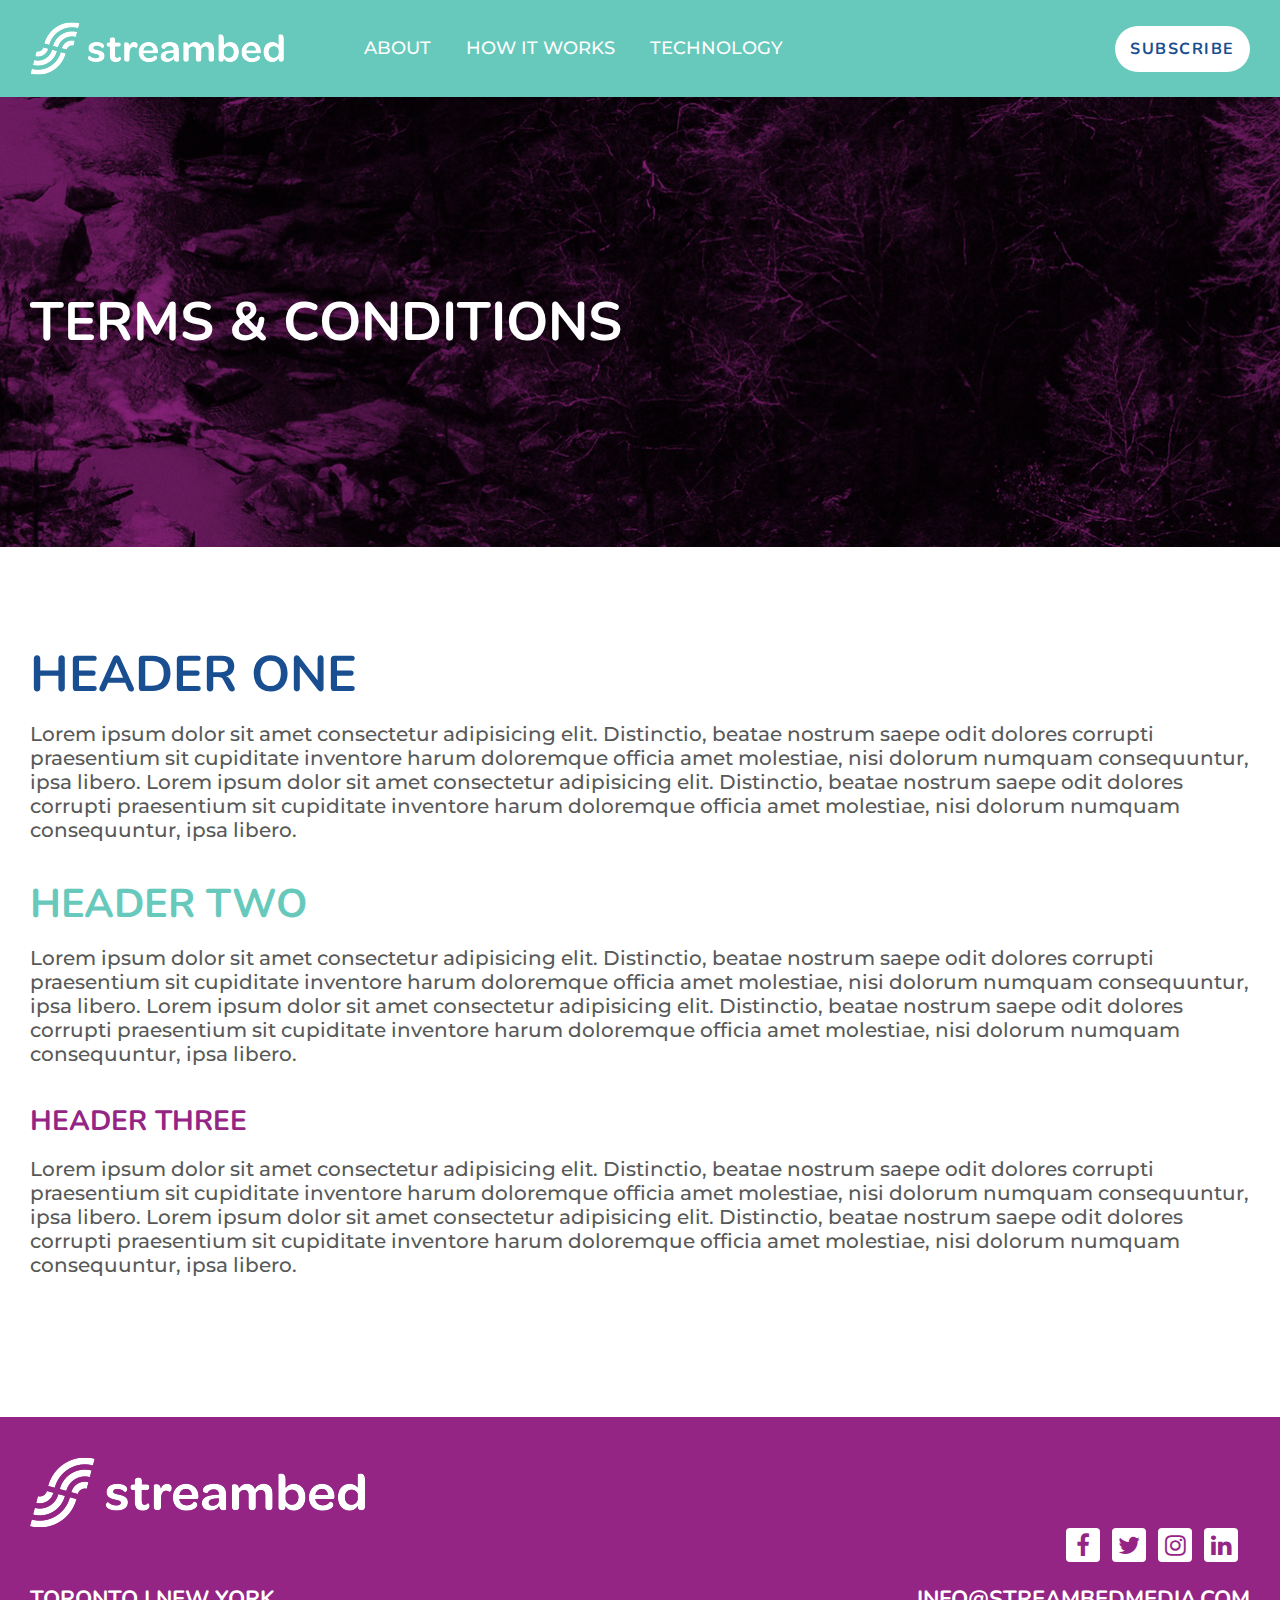
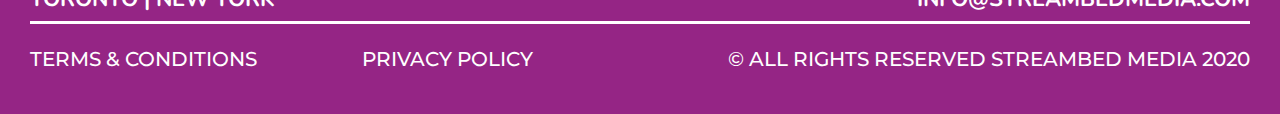
<file: terms.html>
<!doctype html>
<html lang="en">
  <head>
    <meta charset="utf-8">
    <meta name="viewport" content="width=device-width, initial-scale=1, shrink-to-fit=no">
    <link href="https://fonts.googleapis.com/css?family=Montserrat:400,500,600,700&display=swap" rel="stylesheet">
    <link href="https://fonts.googleapis.com/css?family=Nunito:400,600,700,800&display=swap" rel="stylesheet">
    <link rel="stylesheet" href="css/font-awesome.min.css" />
    <link rel="stylesheet" href="css/bootstrap.min.css">
    <link rel="stylesheet" href="css/style.css">

    <title>Streambed</title>
  </head>
  <body>
    <div class="wrapper">
        <header>
            <div class="container-fluid">
                <div class="row align-items-center">
                    <div class="col col-8">
                        <div class="nav-wrap">
                            <a class="navbar-brand" href="index.html">
                                <img src="images/logo.png" />
                            </a>
                            <nav class="navbar navbar-expand-lg navbar-light">
                                <button on class="navbar-toggler" type="button" data-toggle="collapse" data-target="#navbarSupportedContent" aria-controls="navbarSupportedContent" aria-expanded="false" aria-label="Toggle navigation">
                                    <div class="animated-btn">
                                        <span></span>
                                        <span></span>
                                        <span></span>
                                    </div>
                                </button>
                                <div class="collapse navbar-collapse" id="navbarSupportedContent">
                                    <ul class="navbar-nav mr-auto">
                                        <li class="nav-item">
                                            <a class="nav-link" href="about.html">About</a>
                                        </li>
                                        <li class="nav-item">
                                            <a class="nav-link" href="how-it-works.html">HOW IT WORKS</a>
                                        </li>
                                        <li class="nav-item">
                                            <a class="nav-link" href="#">TECHNOLOGY</a>
                                        </li>
                                    </ul>
                                    <div class="subscribe">
                                        <a href="subscribe.html" class="subscribe-btn">subscribe</a>
                                    </div>
                                </div>
                            </nav>
                        </div>
                    </div>
                    <div class="col col-4">
                        <div class="subscribe">
                            <a href="subscribe.html" class="subscribe-btn">subscribe</a>
                        </div>
                    </div>
                </div>
            </div>
        </header>
        <!-- Header End -->

        <div class="inner-banner">
            <div class="container">
                <h2>Terms & Conditions</h2>
            </div>
        </div>
        <!-- Banner End -->

        <div class="content">
            <section class="privacy-content">
                <div class="container">
                    <div class="content-inner">
                        <h1>Header One</h1>
                        <p>
                            Lorem ipsum dolor sit amet consectetur adipisicing elit. Distinctio, beatae nostrum saepe odit dolores 
                            corrupti praesentium sit cupiditate inventore harum doloremque officia amet molestiae, 
                            nisi dolorum numquam consequuntur, ipsa libero.
                            Lorem ipsum dolor sit amet consectetur adipisicing elit. Distinctio, beatae nostrum saepe odit dolores 
                            corrupti praesentium sit cupiditate inventore harum doloremque officia amet molestiae, 
                            nisi dolorum numquam consequuntur, ipsa libero.
                        </p>
                    </div>
                    <div class="content-inner">
                        <h2>Header Two</h2>
                        <p>
                            Lorem ipsum dolor sit amet consectetur adipisicing elit. Distinctio, beatae nostrum saepe odit dolores 
                            corrupti praesentium sit cupiditate inventore harum doloremque officia amet molestiae, 
                            nisi dolorum numquam consequuntur, ipsa libero.
                            Lorem ipsum dolor sit amet consectetur adipisicing elit. Distinctio, beatae nostrum saepe odit dolores 
                            corrupti praesentium sit cupiditate inventore harum doloremque officia amet molestiae, 
                            nisi dolorum numquam consequuntur, ipsa libero.
                        </p>
                    </div>
                    <div class="content-inner">
                        <h3>Header Three</h3>
                        <p>
                            Lorem ipsum dolor sit amet consectetur adipisicing elit. Distinctio, beatae nostrum saepe odit dolores 
                            corrupti praesentium sit cupiditate inventore harum doloremque officia amet molestiae, 
                            nisi dolorum numquam consequuntur, ipsa libero.
                            Lorem ipsum dolor sit amet consectetur adipisicing elit. Distinctio, beatae nostrum saepe odit dolores 
                            corrupti praesentium sit cupiditate inventore harum doloremque officia amet molestiae, 
                            nisi dolorum numquam consequuntur, ipsa libero.
                        </p>
                    </div>
                </div>
            </section>
        </div>

        <footer>
            <div class="container-fluid">
                <div class="logo-ftr">
                    <a href="index.html">
                        <img src="images/logo-footer.png" />
                    </a>
                </div>
                <ul class="ftr-social">
                    <li>
                        <a href="#" class="fa fa-facebook"></a>
                    </li>
                    <li>
                        <a href="#" class="fa fa-twitter"></a>
                    </li>
                    <li>
                        <a href="#" class="fa fa-instagram"></a>
                    </li>
                    <li>
                        <a href="#" class="fa fa-linkedin"></a>
                    </li>
                </ul>
                <div class="ftr-contact">
                    <p>
                        <a href="#">TORONTO</a>
                         | 
                        <a href="#">NEW YORK</a>
                    </p>
                    <p>
                        <a href="#">info@streambedmedia.com</a>
                    </p>
                </div>
                <div class="row ftr-links">
                    <div class="col-md-6">
                        <p>
                            <a href="terms.html">Terms & Conditions</a>
                            <a href="privacy.html">Privacy POLICy</a>
                        </p>
                    </div>
                    <div class="col-md-6 text-right">
                        <p>
                            © ALL RIGHTS RESERVED STREAMBED MEDIA 2020
                        </p>
                    </div>
                </div>
            </div>
        </footer>
    </div>

    <script src="js/jquery-3.3.1.min.js"></script>
    <script src="js/popper.min.js"></script>
    <script src="js/bootstrap.min.js"></script>
    <script src="js/custom.js"></script>
  </body>
</html>
</file>
<file: css/style.css>
body {
    padding: 0;
    margin: 0;
    font-family: 'Montserrat', sans-serif;
}
ul,ol {
    padding: 0;
    margin: 0;
    list-style-type: none;
}
h1,h2,h3,h4,h5,h6 {
    font-family: 'Nunito', sans-serif;
}
a,
a:hover {
    text-decoration: none;
}
.container {
    max-width: 1366px;
    margin: 0 auto;
    padding-left: 30px;
    padding-right: 30px;
}
/*--- Body CSS End ---*/


/*--- Header CSS Start ---*/
header {
    padding: 22px 0;
    background-color: #67c9bb;
    position: relative;
    transition: 0.4s all ease;
}
.header_fixed {
    position: fixed;
    left: 0;
    top: 0;
    width: 100%;
    z-index: 100;
    padding: 15px 0;
}
header .container-fluid {
    padding-left: 80px;
    padding-right: 80px;
}
.nav-wrap {
    display: flex;
}
header .navbar-brand {
    margin-right: 60pt;
    padding: 0;
}
header .navbar-light .navbar-nav li {
    padding-right: 35px;
}
header .navbar-light .navbar-nav li:last-child {
    padding-right: 0;
}
header .navbar-light .navbar-nav .nav-link {
    font-size: 18px;
    text-transform: uppercase;
    color: #fff;
    font-weight: 500;
    padding: 0;
}
header .navbar-light .navbar-nav .nav-link:hover {
    text-decoration: underline;
    color: #fff;
}
header .navbar-expand-lg {
    padding: 0;
}
header .navbar-expand-lg .subscribe {
    display: none;
}
header .subscribe {
    width: 100%;
    text-align: right;
}
.subscribe-btn {
    padding: 15px 15px;
    display: inline-block;
    line-height: 1;
    border-radius: 23px;
    background-color: #fff;
    font-size: 16px;
    color: #194f90;
    text-transform: uppercase;
    font-weight: 700;
    font-family: 'Nunito', sans-serif;
    letter-spacing: 1.5px;
}
/*--- Header CSS End ---*/




/*--- Banner CSS Start ---*/
.banner {
    background: url(../images/banner-bg.png) center center no-repeat;
    background-size: cover;
    padding: 200px 0 170px;
}
.banner-content {
    max-width: 660px;
}
.banner h2 {
    font-size: 60px;
    font-weight: 700;
    color: #fff;
    line-height: 1.1;
    margin-bottom: 30px;
    text-transform: uppercase;
}
.banner p {
    font-size: 24px;
    line-height: 1.1;
    color: #fff;
    font-weight: 500;
    margin-bottom: 35px;
}
.banner .explore-btn {
    font-size: 30px;
    color: #fff;
    line-height: 1;
    font-weight: 800;
    font-family: 'Nunito', sans-serif;
    text-transform: uppercase;
    border-radius: 33px;
    background-color: #67c9bb;
    display: inline-block;
    padding: 15px 30px;
}

.link-img img {
    width: 100%;
}




.inner-banner {
    background: url(../images/inner-banner-bg.png) center center no-repeat;
    background-size: cover;
    height: 450px;
    display: flex;
    align-items: center;
}
.inner-banner h2 {
    font-size: 54px;
    color: #fff;
    font-weight: 700;
    text-transform: uppercase;
    margin: 0;
}
/*--- Banner CSS End ---*/



/*--- Content CSS Start ---*/
.blocks-section {
    padding: 200px 0;
    background-color: #fff;
}
.block-col .img {
    margin-bottom: 20px;
    position: relative;
}
.block-col h3 {
    font-size: 40px;
    line-height: 1.1;
    color: #fff;
    font-weight: 700;
    position: absolute;
    left: 30px;
    bottom: 20px;
    max-width: 320px;
    text-transform: uppercase;
    margin-bottom: 0;
}
.block-col img {
    width: 100%;
}
.block-col p {
    font-size: 18px;
    font-weight: 500;
    color: #575958;
    line-height: 1.2;
    padding-left: 30px;
    padding-right: 30px;
}
.block-col p:last-child {
    margin-bottom: 0;
}
/*--- Block CSS End ---*/



.signup-section {
    padding: 100px 0;
    background-color: #e4e5e6;
}
.signup-section .icons img {
    width: 80%;
}
.signup-section h4 {
    font-size: 50px;
    font-weight: 700;
    color: #194f90;
    line-height: 1.2;
    margin-bottom: 15px;
}
.signup-section p {
    font-size: 20px;
    color: #575958;
    font-weight: 500;
    line-height: 1.1;
    margin-bottom: 15px;
}
.signup-section .signup-btn {
    line-height: 1;
    border-radius: 33px;
    background-color: #5bc3b2;
    display: inline-block;
    font-size: 30px;
    font-weight: 700;
    color: #fff;
    font-family: 'Nunito', sans-serif;
    padding: 15px 30px;
}
/*--- Signup CSS End ---*/


/*--- Subscribe Page CSS Start ---*/
.subscribe-section {
    padding: 60px 0 140px;
    background-color: #fff;
}
.subscribe-form {
    background-image: linear-gradient(to bottom, #ffffff, #fdfdfd, #fbfbfb, #f9f9f9, #f7f7f7);
    padding: 50px 50px;
}
.subscribe-form label {
    font-size: 20px;
    color: #000;
    font-weight: 700;
    font-family: 'Nunito', sans-serif;
    margin-bottom: 10px;
}
.subscribe-form .required {
    font-size: 20px;
    color: #ff0000;
}
.subscribe-form .form-control {
    background-color: #f6f8fa;
    height: 60px;
    border: 2px solid #ced9e4;
    border-radius: 20px;
    font-size: 18px;
    color: #000;
    padding: 10px 20px;
    font-weight: 500;
}
.subscribe-form .form-control:focus {
    outline: none;
    box-shadow: none;
}
.form-check label {
    position: relative;
    cursor: pointer;
}
.form-check {
    padding-left: 0;
    margin-bottom: 10px;
}
.form-check input {
    padding: 0;
    height: initial;
    width: initial;
    margin-bottom: 0;
    display: none;
    cursor: pointer;
}
.form-check label:before {
    content:'';
    -webkit-appearance: none;
    background-color: transparent;
    border: 2px solid #c2c2c2;
    box-shadow: 0 1px 2px rgba(0, 0, 0, 0.05), inset 0px -15px 10px -12px rgba(0, 0, 0, 0.05);
    padding: 0;
    display: inline-block;
    position: relative;
    vertical-align: middle;
    cursor: pointer;
    margin-right: 10px;
    border-radius: 4px;
    width: 22px;
    height: 22px;
}
.form-check input:checked + label:after {
    content: '';
    display: block;
    position: absolute;
    top: 7px;
    left: 7.5px;
    width: 8px;
    height: 15px;
    border: solid #c2c2c2;
    border-width: 0 3px 3px 0;
    transform: rotate(45deg);
}

.form-check label {
    margin-bottom: 0;
}
.apply-select span {
    font-size: 20px;
    color: #819db8;
    display: block;
    font-weight: 700;
    font-family: 'Nunito', sans-serif;
    margin-bottom: 15px;
}
.apply-select,
.email-frequency {
    margin-bottom: 30px;
}
.subscribe-form textarea.form-control {
    height: 125px;
}

.btn-primary {
    padding: 17px 40px;
    border-radius: 23px;
    background-color: #2f63e3;
    font-weight: 700;
    color: #fff;
    font-size: 20px;
    line-height: 1;
}

.hubspot {
    margin-top: 50px;
    display: flex;
    align-items: center;
}
.hubspot span {
    font-size: 18px;
    font-weight: 500;
    color: #9d9ea0;
    margin-left: 10px;
    display: inline-block;
}
.hubspot span a {
    color: #03a2bc;
}
/*--- Subscribe Page CSS End ---*/

/*--- About Page CSS Start ---*/
.about-banner {
    background: url(../images/about-banner-bg.png) center center no-repeat;
    background-size: cover;
    padding: 260px 0 240px;
}
.about-banner .banner-content {
    max-width: 750px;
}
.about-banner p {
    font-size: 50px;
    line-height: 1.2;
    color: #fff;
    font-weight: 700;
    font-family: 'Nunito', sans-serif;
    margin-bottom: 77px;
}
.about-banner span {
    font-size: 30px;
    line-height: 1.1;
    font-weight: 500;
    color: #fff;
}
/*-- About Banner End --*/

.about-content {
    padding: 100px 0 60px;
}
.about-content h3 {
    font-size: 50px;
    line-height: 1.1;
    font-weight: 700;
    color: #194f90;
    text-transform: uppercase;
}
.about-content p {
    font-size: 20px;
    color: #575958;
    line-height: 1.2;
    margin-bottom: 20px;
    font-weight: 500;
}



.leadership-sec  {
    padding: 80px 0 30px;
    background-color: #e6e7e8;
}
.team-sec {
    padding: 80px 0 30px ;
    background-color: #fff;
}
.advisors-sec {
    padding: 80px 0 30px;
    background-color: #e6e7e8;
}
.about-title {
    font-size: 50px;
    line-height: 1.1;
    font-weight: 700;
    color: #194f90;
    text-transform: uppercase;
    margin-bottom: 40px;
}
.leader-img {
    margin-bottom: 25px;
}
.leader-img img {
    width: 100%;
}
.name,
.designation {
    display: block;
    font-size: 20px;
    font-weight: 700;
    color: #575958;
    line-height: 1.2;
    margin-bottom: 4px;
}
.designation {
    font-weight: 500;
    margin-bottom: 0;
}
.leadership-sec .col,
.team-sec .col,
.advisors-sec .col  {
    -ms-flex: 0 0 20%;
    flex: 0 0 20%;
    max-width: 20%;
    margin-bottom: 50px;
}
/*--- About Page CSS End ---*/




/*--- Privacy Page CSS Start ---*/
.privacy-content {
    padding: 100px 0;
}
.content-inner {
    margin-bottom: 40px;
}
.privacy-content h1 {
    font-size: 50px;
    line-height: 1.1;
    font-weight: 700;
    color: #194f90;
    text-transform: uppercase;
    margin-bottom: 20px;
}
.privacy-content p {
    font-size: 20px;
    color: #575958;
    line-height: 1.2;
    margin-bottom: 20px;
    font-weight: 500;
}
.privacy-content h2 {
    font-size: 40px;
    line-height: 1.1;
    font-weight: 700;
    color: #67c9bb;
    text-transform: uppercase;
    margin-bottom: 20px;
}
.privacy-content h3 {
    font-size: 28px;
    line-height: 1.1;
    font-weight: 700;
    color: #952585;
    text-transform: uppercase;
    margin-bottom: 20px;
}
/*--- Privacy Page CSS End ---*/


.works-list {
    background-color: #575958;
    min-height: 120px;
}
.works-list ul {
    display: flex;
}
.works-list .col {
    text-align: center;
    display: flex;
    align-items: center;
    justify-content: center;
}
.works-list .col a {
    font-size: 20px;
    color: #fff;
    font-weight: 500;
    display: block;
    width: 100%;
    height: 120px;
    display: flex;
    align-items: center;
    justify-content: center;
    padding-left: 10px;
    padding-right: 15px;
}
.works-list .col a:hover {
    background-color: #194f90;
}
/*--- Content CSS End ---*/




/*--- Footer CSS Start ---*/
footer {
    padding: 40px 0;
    background-color: #952585;
}
footer .container-fluid {
    padding-left: 80px;
    padding-right: 80px;
}
.ftr-social {
    display: flex;
    justify-content: flex-end;
    margin-bottom: 25px;
}
.ftr-social a {
    width: 34px;
    height: 34px;
    border-radius: 4px;
    display: flex;
    align-items: center;
    justify-content: center;
    background-color: #fff;
    margin-right: 12px;
    color: #952585;
    font-size: 24px;
}

.ftr-contact {
    display: flex;
    align-items: center;
    justify-content: space-between;
    border-bottom: 3px solid #fff;
    margin-bottom: 20px;
    padding-bottom: 10px;
}
.ftr-contact a,
.ftr-contact p {
    font-size: 22px;
    line-height: 1.1;
    color: #fff;
    font-weight: 700;
    font-family: 'Nunito', sans-serif;
    text-transform: uppercase;
    margin: 0;
}

.ftr-links p {
    font-size: 20px;
    color: #fff;
    font-weight: 500;
    text-transform: uppercase;
    margin-bottom: 0;
}
.ftr-links a {
    color: #fff;
    margin-right: 100px;
}
.ftr-links a:last-child {
    margin-right: 0;
}
.ftr-links a:hover {
    text-decoration: underline;
}
/*--- Footer CSS End ---*/




/*--- Responsive Start ---*/
@media (max-width: 1366px) {
    header .container-fluid,
    footer .container-fluid {
        padding-left: 30px;
        padding-right: 30px;
    }
    .banner {
        padding: 150px 0;
    }
    .banner h2 {
        font-size: 46px;
    }
    .blocks-section {
        padding: 100px 0;
    }
}


@media (max-width: 1199px) {
    header .navbar-brand {
        margin-right: 30px;
    }
    header .navbar-light .navbar-nav .nav-link {
        font-size: 14px;
    }
    header .navbar-light .navbar-nav li {
        padding-right: 20px;
    }
    .banner h2 {
        font-size: 40px;
    }
    .banner p {
        font-size: 20px;
    }
    .banner .explore-btn,
    .signup-section .signup-btn {
        font-size: 20px;
        padding: 10px 20px;
    }
    .block-col h3 {
        font-size: 26px;
        left: 10px;
        bottom: 10px;
    }
    .block-col p {
        padding-left: 5px;
        padding-right: 5px;
        font-size: 16px;
    }

    .signup-section {
        padding: 70px 0;
    }
    .signup-section h4 {
        font-size: 36px;
        margin-bottom: 10px;
    }
    .signup-section p {
        font-size: 16px;
    }
    .ftr-contact a, 
    .ftr-contact p,
    .ftr-links p {
        font-size: 16px;
    }

    .about-banner {
        padding: 200px 0;
    }
    .about-banner p,
    .about-content h3,
    .about-title {
        font-size: 40px;
    }
    .about-banner span {
        font-size: 24px;
    }
    .name, .designation {
        font-size: 18px;
    }

    .inner-banner {
        height: 350px;
    }
    .inner-banner h2 {
        font-size: 46px;
    }
}


@media (max-width: 991px) {
    header .col {
        position: static;
    }
    header .navbar-expand-lg {
        position: absolute;
        right: 0;
        top: 100%;
        background-color: #67c9bb;
        width: 300px;
        z-index: 10;
        border-bottom-left-radius: 20px;
    }
    header .navbar-nav {
        padding: 15px 15px;
    }
    header .col:last-child {
        padding-right: 80px;
    }
    .navbar-light .navbar-toggler {
        padding: 0;
        border: none;
        position: absolute;
        right: 15px;
        top: -60px;
        width: 35px;
        height: 20px;
        margin: 0px;
        -webkit-transform: rotate(0deg);
        -moz-transform: rotate(0deg);
        -o-transform: rotate(0deg);
        transform: rotate(0deg);
        -webkit-transition: .5s ease-in-out;
        -moz-transition: .5s ease-in-out;
        -o-transition: .5s ease-in-out;
        transition: .5s ease-in-out;
        cursor: pointer;
    }
    .header_fixed .navbar-light .navbar-toggler {
        top: -54px;
    }

    .navbar-toggler span {
        display: block;
        position: absolute;
        height: 3px;
        width: 100%;
        border-radius: 9px;
        opacity: 1;
        left: 0;
        -webkit-transform: rotate(0deg);
        -moz-transform: rotate(0deg);
        -o-transform: rotate(0deg);
        transform: rotate(0deg);
        -webkit-transition: .25s ease-in-out;
        -moz-transition: .25s ease-in-out;
        -o-transition: .25s ease-in-out;
        transition: .25s ease-in-out;
        background-color: #fff;
        overflow: hidden;
    }
    .navbar-toggler:focus {
        outline: none;
    }
    .navbar-toggler span:nth-child(1) {
        top: 0px;
    }
    .navbar-toggler span:nth-child(2) {
        top: 10px;
    }
    .navbar-toggler span:nth-child(3) {
        top: 20px;
    }
    .animated-btn.open span:nth-child(1) {
        top: 11px;
        -webkit-transform: rotate(135deg);
        -moz-transform: rotate(135deg);
        -o-transform: rotate(135deg);
        transform: rotate(135deg);
    }
    .animated-btn.open span:nth-child(2) {
        opacity: 0;
        left: -60px;
    }
    .animated-btn.open span:nth-child(3) {
        top: 11px;
        -webkit-transform: rotate(-135deg);
        -moz-transform: rotate(-135deg);
        -o-transform: rotate(-135deg);
        transform: rotate(-135deg);
    }
    header .navbar-light .navbar-nav .nav-link {
        padding: 5px 0;
    }



    .ftr-links a {
        margin-right: 20px;
    }

    .about-banner {
        padding: 150px 0;
    }
    .about-banner p,
    .about-content h3,
    .about-title {
        font-size: 30px;
    }
    .about-banner span {
        font-size: 20px;
    }
    .name, .designation,
    .about-content p {
        font-size: 16px;
    }
    .about-banner p {
        margin-bottom: 50px;
    }
    .about-content {
        padding: 70px 0 30px;
    }
    .leadership-sec .col, .team-sec .col, .advisors-sec .col {
        -ms-flex: 0 0 33.333%;
        flex: 0 0 33.333%;
        max-width: 33.333%;
        margin-bottom: 30px;
    }
    .leadership-sec,
    .team-sec,
    .advisors-sec {
        padding: 70px 0 30px;
    }

    .privacy-content {
        padding: 50px 0;
    }
    .privacy-content h1 {
        font-size: 36px;
    }
    .privacy-content p {
        font-size: 16px;
    }
    .privacy-content h2 {
        font-size: 28px;
    }
    .privacy-content h3 {
        font-size: 22px;
    }

    .inner-banner {
        height: 300px;
    }
    .inner-banner h2 {
        font-size: 40px;
    }
}



@media (max-width: 767px) {
    .banner {
        padding: 100px 0;
    }
    .banner-content {
        margin-bottom: 50px;
    }
    .link-img {
        text-align: center;
    }
    .link-img img {
        width: 80%;
        margin: 0 auto;
    }

    .block-col h3 {
        bottom: 20px;
        left: 20px;
    }
    .signup-section .icons {
        margin-bottom: 25px;
    }

    .ftr-links p {
        text-align: left !important;
        margin-bottom: 7px;
    }
    .about-banner .banner-content {
        margin-bottom: 0;
    }
    .about-title {
        margin-bottom: 20px;
    }


    .subscribe-form {
        padding: 30px 5px;
    }
    .subscribe-form .form-control {
        height: 45px;
        border-radius: 13px;
        padding: 10px 10px;
        font-size: 16px;
    }
    .subscribe-form label {
        font-size: 16px;
        margin-bottom: 7px;
    }
    .subscribe-section {
        padding: 50px 0;
    }

    .works-list .col a {
        font-size: 16px;
        height: 80px;
    }
}


@media (max-width: 640px) {
    .subscribe {
        display: none;
    }
    header .navbar-expand-lg .subscribe {
        display: block;
        padding-bottom: 15px;
        text-align: center;
    }
    header .navbar-expand-lg .subscribe a {
        display: block;
        margin: 0 15px;
    }

    .about-banner {
        padding: 100px 0;
    }
    .leadership-sec .col, 
    .team-sec .col, 
    .advisors-sec .col {
        -ms-flex: 0 0 50%;
        flex: 0 0 50%;
        max-width: 50%;
        margin-bottom: 30px;
    }
}

@media (max-width: 480px) {
    header {
        padding: 15px 0;
    }
    header .navbar-brand {
        margin-right: 0;
    }
    .navbar-brand img {
        width: 100%;
    }
    .navbar-light .navbar-toggler {
        top: -45px;
    }
    .header_fixed .navbar-light .navbar-toggler {
        top: -45px;
    }
    .banner {
        padding: 70px 0;
    }
    .banner h2 {
        font-size: 32px;
    }
    .banner p {
        font-size: 16px;
    }
    .link-img img {
        width: 90%;
        margin: 0 auto;
    }
    .blocks-section {
        padding: 50px 0;
    }
    .signup-section h4 {
        font-size: 30px;
    }

    .logo-ftr {
        margin-bottom: 35px;
    }
    .ftr-contact {
        display: block;
    }
    .ftr-contact p {
        margin-bottom: 10px;
    }
    .ftr-contact p:last-child {
        margin-bottom: 0;
    }
    .logo-ftr img {
        width: 100%;
    }

    .ftr-links,
    .ftr-links p,
    .ftr-links p a {
        display: block;
        margin-bottom: 5px;
        font-size: 14px;
    }


    .leadership-sec .col, 
    .team-sec .col, 
    .advisors-sec .col {
        -ms-flex: 0 0 100%;
        flex: 0 0 100%;
        max-width: 100%;
    }
    .about-banner p, .about-content h3, .about-title {
        font-size: 26px;
    }

    .inner-banner {
        height: 200px;
    }
    .inner-banner h2 {
        font-size: 32px;
    }
}
/*--- Responsive End ---*/
</file>
